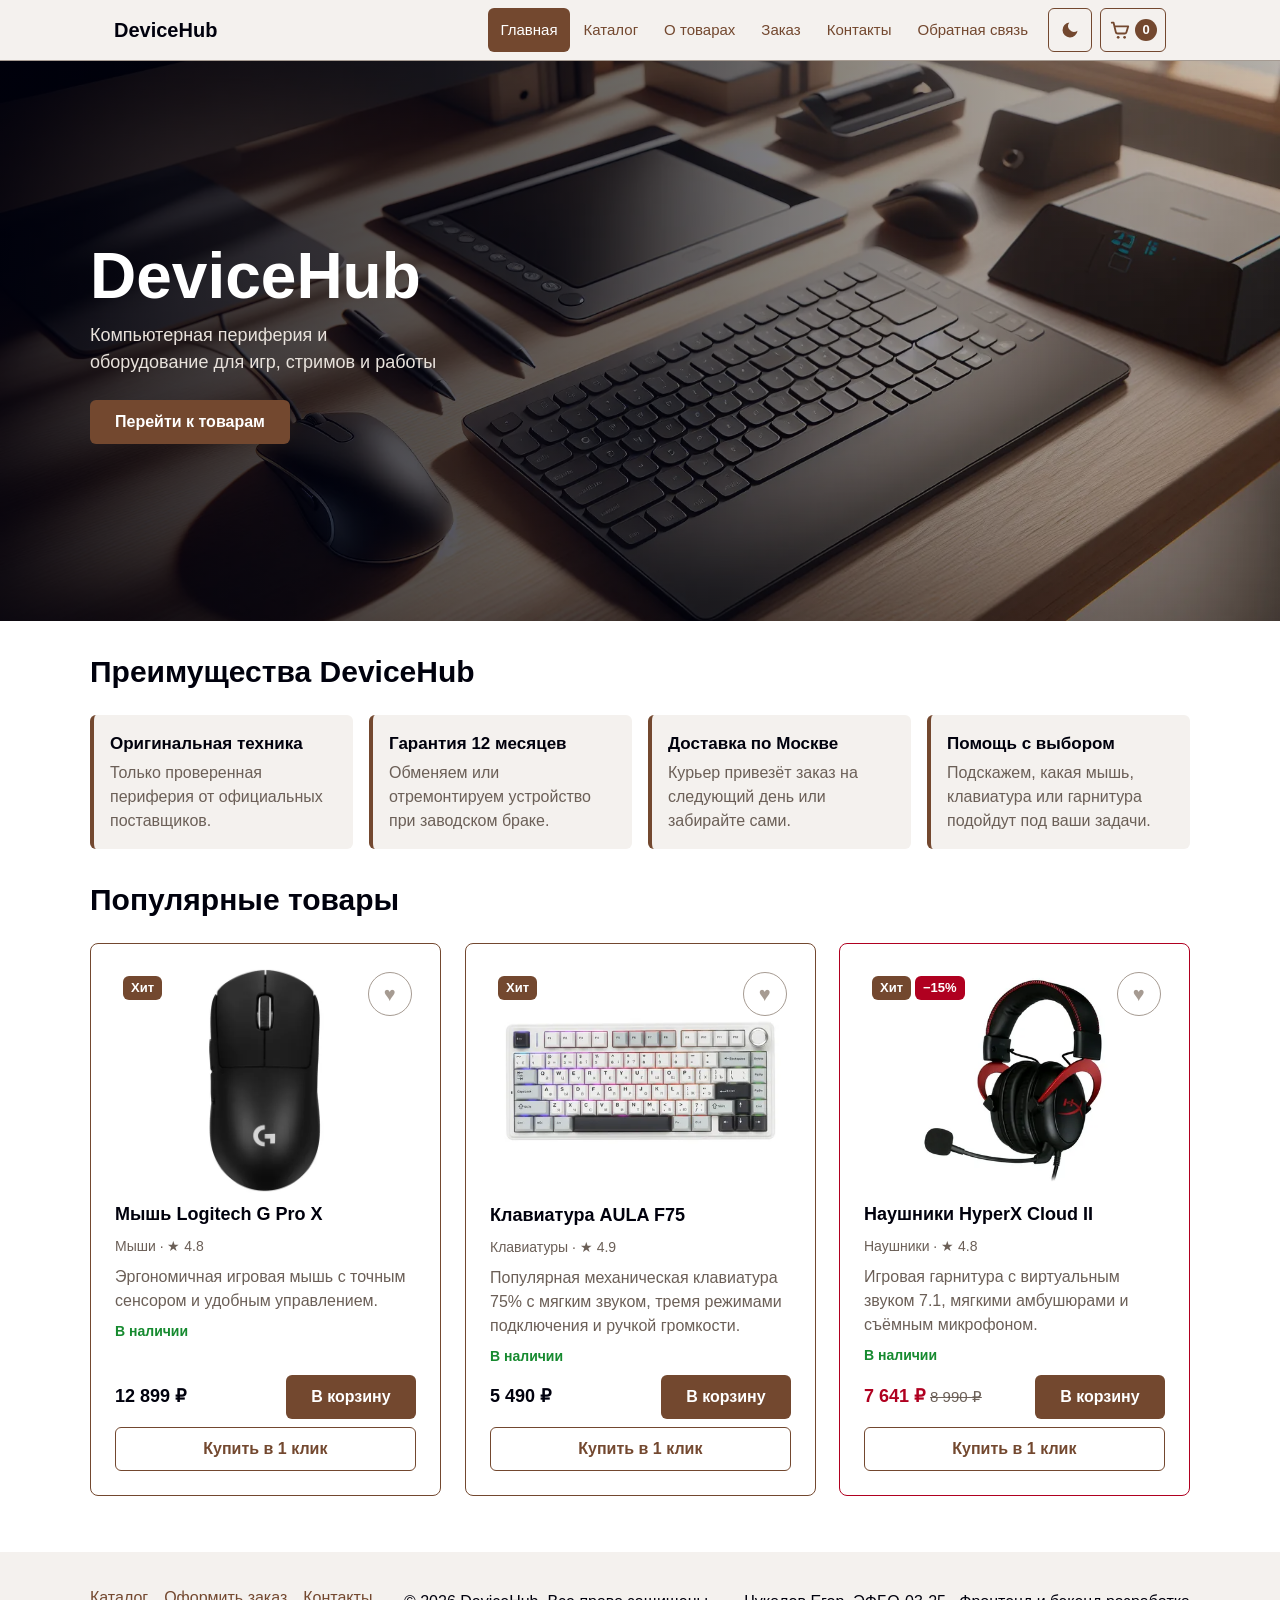
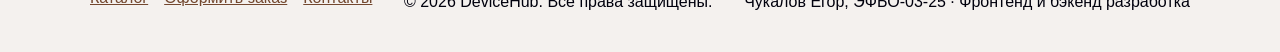
<file: index.html>
<!DOCTYPE html>
<html lang="ru">
<head>
  <meta charset="UTF-8">
  <meta name="viewport" content="width=device-width, initial-scale=1.0">
  <meta name="description" content="DeviceHub — интернет-магазин компьютерной периферии: мыши, клавиатуры, наушники и микрофоны с доставкой по Москве.">
  <meta name="color-scheme" content="light dark">
  <title>DeviceHub — компьютерная периферия</title>
  <link rel="stylesheet" href="css/style.css">
  <link rel="stylesheet" href="css/responsive.css">
  <script>
    document.documentElement.classList.add('js');
    // Тема применяется до отрисовки страницы, чтобы не было мигания
    try {
      const savedTheme = JSON.parse(localStorage.getItem('devicehub-theme'));
      if (savedTheme === 'dark' || savedTheme === 'light') {
        document.documentElement.dataset.theme = savedTheme;
      }
    } catch (error) {
      // localStorage недоступен — используется тема системы
    }
  </script>
  <script src="js/data.js" defer></script>
  <script src="js/storage.js" defer></script>
  <script src="js/utils.js" defer></script>
  <script src="js/favorites.js" defer></script>
  <script src="js/cart.js" defer></script>
  <script src="js/catalog.js" defer></script>
  <script src="js/validation.js" defer></script>
  <script src="js/modal.js" defer></script>
  <script src="js/main.js" defer></script>
</head>

<body>
  <a class="skip-link" href="#main">Перейти к основному содержимому</a>

  <header class="site-header">
    <div class="site-header__inner">
      <a class="site-header__logo" href="index.html">DeviceHub</a>

      <div class="site-header__actions">
        <button class="theme-toggle" type="button" aria-pressed="false" aria-label="Тёмная тема">
          <svg class="theme-toggle__icon" width="20" height="20" viewBox="0 0 24 24" aria-hidden="true" focusable="false">
            <path d="M21 12.8A9 9 0 1 1 11.2 3a7 7 0 0 0 9.8 9.8z" fill="currentColor"/>
          </svg>
        </button>
        <a class="header-cart" href="cart.html" aria-label="Корзина">
          <svg class="header-cart__icon" width="22" height="22" viewBox="0 0 24 24" aria-hidden="true" focusable="false">
            <path d="M3 4h2l2.4 10.2a2 2 0 0 0 2 1.6h7.7a2 2 0 0 0 1.9-1.4L21 8H6.2" fill="none" stroke="currentColor" stroke-width="2" stroke-linecap="round" stroke-linejoin="round"/>
            <circle cx="10" cy="20" r="1.5" fill="currentColor"/>
            <circle cx="17" cy="20" r="1.5" fill="currentColor"/>
          </svg>
          <span class="header-cart__text">Корзина</span>
          <span class="header-cart__count" data-cart-count>0</span>
        </a>
      </div>

      <button
        class="nav-toggle"
        type="button"
        aria-expanded="false"
        aria-controls="site-nav"
      >
        <span class="nav-toggle__icon" aria-hidden="true"></span>
        <span class="nav-toggle__text">Меню</span>
      </button>

      <nav class="site-nav" id="site-nav" aria-label="Основная навигация">
        <ul class="site-nav__list">
          <li class="site-nav__item">
            <a class="site-nav__link" href="index.html" aria-current="page">Главная</a>
          </li>
          <li class="site-nav__item">
            <a class="site-nav__link" href="catalog.html">Каталог</a>
          </li>
          <li class="site-nav__item">
            <a class="site-nav__link" href="product.html">О товарах</a>
          </li>
          <li class="site-nav__item">
            <a class="site-nav__link" href="order.html">Заказ</a>
          </li>
          <li class="site-nav__item">
            <a class="site-nav__link" href="contacts.html">Контакты</a>
          </li>
          <li class="site-nav__item">
            <a class="site-nav__link" href="contacts.html#feedback">Обратная связь</a>
          </li>
        </ul>
      </nav>
    </div>
  </header>

  <main id="main" tabindex="-1">
    <section class="hero" aria-labelledby="hero-title">
      <picture class="hero__media">
        <source media="(min-width: 1280px)" srcset="images/hero-1792.webp">
        <source media="(min-width: 768px)" srcset="images/hero-1280.webp">
        <img
          src="images/hero-768.webp"
          width="768"
          height="439"
          alt=""
          fetchpriority="high"
        >
      </picture>

      <div class="hero__inner">
        <h1 class="hero__title" id="hero-title">DeviceHub</h1>
        <p class="hero__text">Компьютерная периферия и оборудование для игр, стримов и работы</p>
        <a class="button button--primary hero__button" href="#popular">Перейти к товарам</a>
      </div>
    </section>

    <section class="section" id="advantages" aria-labelledby="advantages-title">
      <h2 id="advantages-title">Преимущества DeviceHub</h2>
      <ul class="advantages">
        <li class="advantages__item">
          <h3 class="advantages__title">Оригинальная техника</h3>
          <p class="advantages__text">Только проверенная периферия от официальных поставщиков.</p>
        </li>
        <li class="advantages__item">
          <h3 class="advantages__title">Гарантия 12 месяцев</h3>
          <p class="advantages__text">Обменяем или отремонтируем устройство при заводском браке.</p>
        </li>
        <li class="advantages__item">
          <h3 class="advantages__title">Доставка по Москве</h3>
          <p class="advantages__text">Курьер привезёт заказ на следующий день или забирайте сами.</p>
        </li>
        <li class="advantages__item">
          <h3 class="advantages__title">Помощь с выбором</h3>
          <p class="advantages__text">Подскажем, какая мышь, клавиатура или гарнитура подойдут под ваши задачи.</p>
        </li>
      </ul>
    </section>

    <section class="section" id="popular" aria-labelledby="popular-title">
      <h2 id="popular-title">Популярные товары</h2>
      <ul class="products-grid" data-popular-container></ul>
      <noscript>
        <p>Для вывода товаров включите JavaScript. Все товары есть в <a href="catalog.html">каталоге</a>.</p>
      </noscript>
    </section>

    <p class="success-message" id="success-message" role="status" hidden>
      Заявка успешно отправлена! Мы свяжемся с вами для подтверждения.
    </p>
  </main>

  <footer class="site-footer">
    <div class="site-footer__inner">
      <nav aria-label="Навигация в подвале">
        <ul class="site-footer__nav">
          <li><a href="catalog.html">Каталог</a></li>
          <li><a href="order.html">Оформить заказ</a></li>
          <li><a href="contacts.html">Контакты</a></li>
        </ul>
      </nav>
      <p>&copy; 2026 DeviceHub. Все права защищены.</p>
      <p>Чукалов Егор, ЭФБО-03-25 · Фронтенд и бэкенд разработка</p>
    </div>
  </footer>

  <dialog class="order-dialog" id="order-dialog" aria-labelledby="order-dialog-title">
    <div class="order-dialog__header">
      <h2 class="order-dialog__title" id="order-dialog-title">Оформление заявки</h2>
      <button class="order-dialog__close" type="button" data-close-dialog aria-label="Закрыть окно заявки">&times;</button>
    </div>
    <p class="order-dialog__product" id="order-dialog-product" aria-live="polite"></p>

    <form class="order-form" id="order-form" action="#" method="post" novalidate>
      <input id="selected-product" name="selected-product" type="hidden">
      <div class="order-form__grid">
        <div class="order-form__field">
          <label class="order-form__label" for="dlg-name">Имя <span class="order-form__required" aria-hidden="true">*</span></label>
          <input class="order-form__input" id="dlg-name" name="name" type="text" minlength="2" autocomplete="given-name" required>
        </div>
        <div class="order-form__field">
          <label class="order-form__label" for="dlg-email">E-mail <span class="order-form__required" aria-hidden="true">*</span></label>
          <input class="order-form__input" id="dlg-email" name="email" type="email" placeholder="example@mail.ru" autocomplete="email" required>
        </div>
        <div class="order-form__field">
          <label class="order-form__label" for="dlg-phone">Телефон <span class="order-form__required" aria-hidden="true">*</span></label>
          <input class="order-form__input" id="dlg-phone" name="phone" type="tel" inputmode="tel" placeholder="+7 (900) 000-00-00" pattern="^\+7 \(\d{3}\) \d{3}-\d{2}-\d{2}$" autocomplete="tel" aria-describedby="dlg-phone-hint" required>
          <small class="order-form__hint" id="dlg-phone-hint">Формат: +7 (900) 000-00-00</small>
        </div>
        <div class="order-form__field">
          <label class="order-form__label" for="dlg-date">Дата связи</label>
          <input class="order-form__input" id="dlg-date" name="date" type="date">
        </div>
        <div class="order-form__field order-form__field--wide">
          <label class="order-form__label" for="dlg-topic">Тема заявки <span class="order-form__required" aria-hidden="true">*</span></label>
          <select class="order-form__select" id="dlg-topic" name="topic" required>
            <option value="">Выберите тему</option>
            <option value="product">Заказ товара</option>
            <option value="consultation">Консультация</option>
            <option value="delivery">Доставка</option>
          </select>
        </div>
        <div class="order-form__field order-form__field--wide">
          <label class="order-form__label" for="dlg-comment">Комментарий</label>
          <textarea class="order-form__textarea" id="dlg-comment" name="comment" rows="4" placeholder="Укажите дополнительную информацию"></textarea>
        </div>
        <div class="order-form__field order-form__field--checkbox order-form__field--wide">
          <label class="order-form__label order-form__label--checkbox" for="dlg-agreement">
            <input class="order-form__checkbox" id="dlg-agreement" name="agreement" type="checkbox" required>
            <span>Я согласен на обработку персональных данных</span>
          </label>
        </div>
      </div>
      <div class="order-form__actions">
        <button class="button button--secondary" type="button" data-close-dialog>Закрыть</button>
        <button class="button button--primary" type="submit">Отправить заявку</button>
      </div>
    </form>
  </dialog>
</body>
</html>
</file>
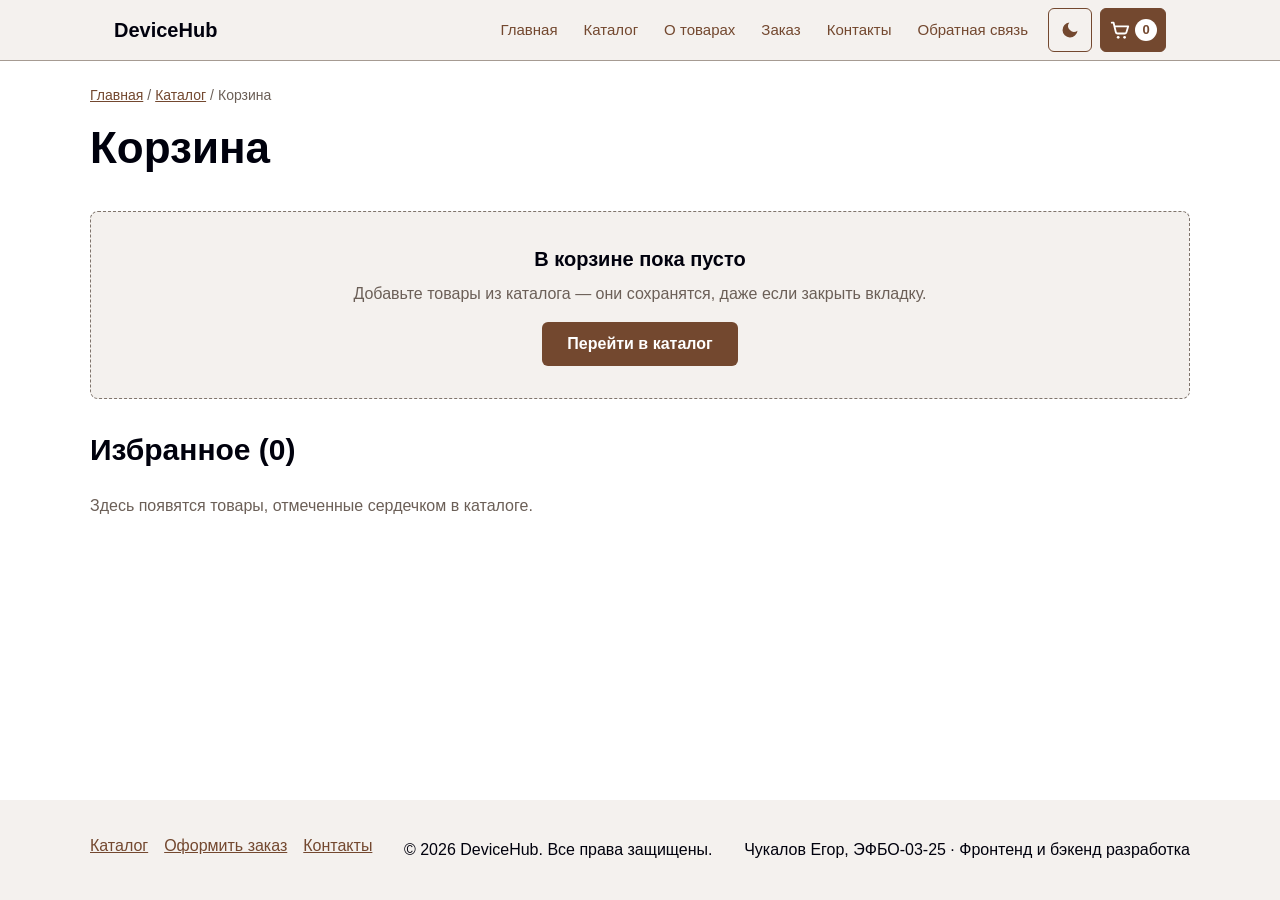
<file: cart.html>
<!DOCTYPE html>
<html lang="ru">
<head>
  <meta charset="UTF-8">
  <meta name="viewport" content="width=device-width, initial-scale=1.0">
  <meta name="description" content="Корзина интернет-магазина DeviceHub: выбранные товары, количество и сумма заказа.">
  <meta name="color-scheme" content="light dark">
  <title>Корзина — DeviceHub</title>
  <link rel="stylesheet" href="css/style.css">
  <link rel="stylesheet" href="css/responsive.css">
  <script>
    document.documentElement.classList.add('js');
    // Тема применяется до отрисовки страницы, чтобы не было мигания
    try {
      const savedTheme = JSON.parse(localStorage.getItem('devicehub-theme'));
      if (savedTheme === 'dark' || savedTheme === 'light') {
        document.documentElement.dataset.theme = savedTheme;
      }
    } catch (error) {
      // localStorage недоступен — используется тема системы
    }
  </script>
  <script src="js/data.js" defer></script>
  <script src="js/storage.js" defer></script>
  <script src="js/utils.js" defer></script>
  <script src="js/favorites.js" defer></script>
  <script src="js/cart.js" defer></script>
  <script src="js/catalog.js" defer></script>
  <script src="js/main.js" defer></script>
</head>

<body>
  <a class="skip-link" href="#main">Перейти к основному содержимому</a>

  <header class="site-header">
    <div class="site-header__inner">
      <a class="site-header__logo" href="index.html">DeviceHub</a>

      <div class="site-header__actions">
        <button class="theme-toggle" type="button" aria-pressed="false" aria-label="Тёмная тема">
          <svg class="theme-toggle__icon" width="20" height="20" viewBox="0 0 24 24" aria-hidden="true" focusable="false">
            <path d="M21 12.8A9 9 0 1 1 11.2 3a7 7 0 0 0 9.8 9.8z" fill="currentColor"/>
          </svg>
        </button>
        <a class="header-cart" href="cart.html" aria-label="Корзина" aria-current="page">
          <svg class="header-cart__icon" width="22" height="22" viewBox="0 0 24 24" aria-hidden="true" focusable="false">
            <path d="M3 4h2l2.4 10.2a2 2 0 0 0 2 1.6h7.7a2 2 0 0 0 1.9-1.4L21 8H6.2" fill="none" stroke="currentColor" stroke-width="2" stroke-linecap="round" stroke-linejoin="round"/>
            <circle cx="10" cy="20" r="1.5" fill="currentColor"/>
            <circle cx="17" cy="20" r="1.5" fill="currentColor"/>
          </svg>
          <span class="header-cart__text">Корзина</span>
          <span class="header-cart__count" data-cart-count>0</span>
        </a>
      </div>

      <button
        class="nav-toggle"
        type="button"
        aria-expanded="false"
        aria-controls="site-nav"
      >
        <span class="nav-toggle__icon" aria-hidden="true"></span>
        <span class="nav-toggle__text">Меню</span>
      </button>

      <nav class="site-nav" id="site-nav" aria-label="Основная навигация">
        <ul class="site-nav__list">
          <li class="site-nav__item">
            <a class="site-nav__link" href="index.html">Главная</a>
          </li>
          <li class="site-nav__item">
            <a class="site-nav__link" href="catalog.html">Каталог</a>
          </li>
          <li class="site-nav__item">
            <a class="site-nav__link" href="product.html">О товарах</a>
          </li>
          <li class="site-nav__item">
            <a class="site-nav__link" href="order.html">Заказ</a>
          </li>
          <li class="site-nav__item">
            <a class="site-nav__link" href="contacts.html">Контакты</a>
          </li>
          <li class="site-nav__item">
            <a class="site-nav__link" href="contacts.html#feedback">Обратная связь</a>
          </li>
        </ul>
      </nav>
    </div>
  </header>

  <main id="main" tabindex="-1">
    <nav class="breadcrumbs" aria-label="Хлебные крошки">
      <ol class="breadcrumbs__list">
        <li class="breadcrumbs__item"><a class="breadcrumbs__link" href="index.html">Главная</a></li>
        <li class="breadcrumbs__item"><a class="breadcrumbs__link" href="catalog.html">Каталог</a></li>
        <li class="breadcrumbs__item" aria-current="page">Корзина</li>
      </ol>
    </nav>

    <section class="section cart" aria-labelledby="cart-title">
      <h1 id="cart-title">Корзина</h1>

      <div class="cart-empty" hidden>
        <p class="cart-empty__title">В корзине пока пусто</p>
        <p class="cart-empty__text">Добавьте товары из каталога — они сохранятся, даже если закрыть вкладку.</p>
        <a class="button button--primary" href="catalog.html">Перейти в каталог</a>
      </div>

      <div class="cart-content" hidden>
        <ul class="cart-list" data-cart-list aria-label="Товары в корзине"></ul>

        <aside class="cart-summary" aria-labelledby="cart-summary-title">
          <h2 class="cart-summary__title" id="cart-summary-title">Ваш заказ</h2>
          <dl class="cart-summary__list">
            <div class="cart-summary__row">
              <dt>Товаров</dt>
              <dd data-cart-items-count>0</dd>
            </div>
            <div class="cart-summary__row">
              <dt>Сумма</dt>
              <dd data-cart-subtotal>0 ₽</dd>
            </div>
            <div class="cart-summary__row cart-summary__row--discount" data-cart-discount-row hidden>
              <dt>Скидка по промокоду</dt>
              <dd data-cart-discount>0 ₽</dd>
            </div>
            <div class="cart-summary__row cart-summary__row--total">
              <dt>Итого</dt>
              <dd data-cart-total>0 ₽</dd>
            </div>
          </dl>
          <form class="promo-form" data-promo-form action="#" novalidate>
            <label class="promo-form__label" for="promo-code">Промокод</label>
            <div class="promo-form__row">
              <input class="promo-form__input" id="promo-code" name="promo" type="text" autocomplete="off" placeholder="Введите код" aria-describedby="promo-message">
              <button class="button button--secondary promo-form__button" type="submit">Применить</button>
            </div>
            <p class="promo-form__message" id="promo-message" data-promo-message role="status"></p>
            <button class="promo-form__remove" type="button" data-action="remove-promo" hidden>Отменить промокод</button>
          </form>

          <a class="button button--primary cart-summary__button" href="order.html">Оформить заказ</a>
          <button class="button button--secondary cart-summary__button" type="button" data-action="clear-cart">Очистить корзину</button>
        </aside>
      </div>

      <noscript>
        <p>Для работы корзины включите JavaScript в браузере.</p>
      </noscript>
    </section>

    <section class="section favorites" id="favorites" aria-labelledby="favorites-title">
      <h2 id="favorites-title">Избранное (<span data-favorites-count>0</span>)</h2>
      <p class="favorites-empty" hidden>Здесь появятся товары, отмеченные сердечком в каталоге.</p>
      <ul class="products-grid" data-favorites-container></ul>
    </section>
  </main>

  <footer class="site-footer">
    <div class="site-footer__inner">
      <nav aria-label="Навигация в подвале">
        <ul class="site-footer__nav">
          <li><a href="catalog.html">Каталог</a></li>
          <li><a href="order.html">Оформить заказ</a></li>
          <li><a href="contacts.html">Контакты</a></li>
        </ul>
      </nav>
      <p>&copy; 2026 DeviceHub. Все права защищены.</p>
      <p>Чукалов Егор, ЭФБО-03-25 · Фронтенд и бэкенд разработка</p>
    </div>
  </footer>
</body>
</html>
</file>
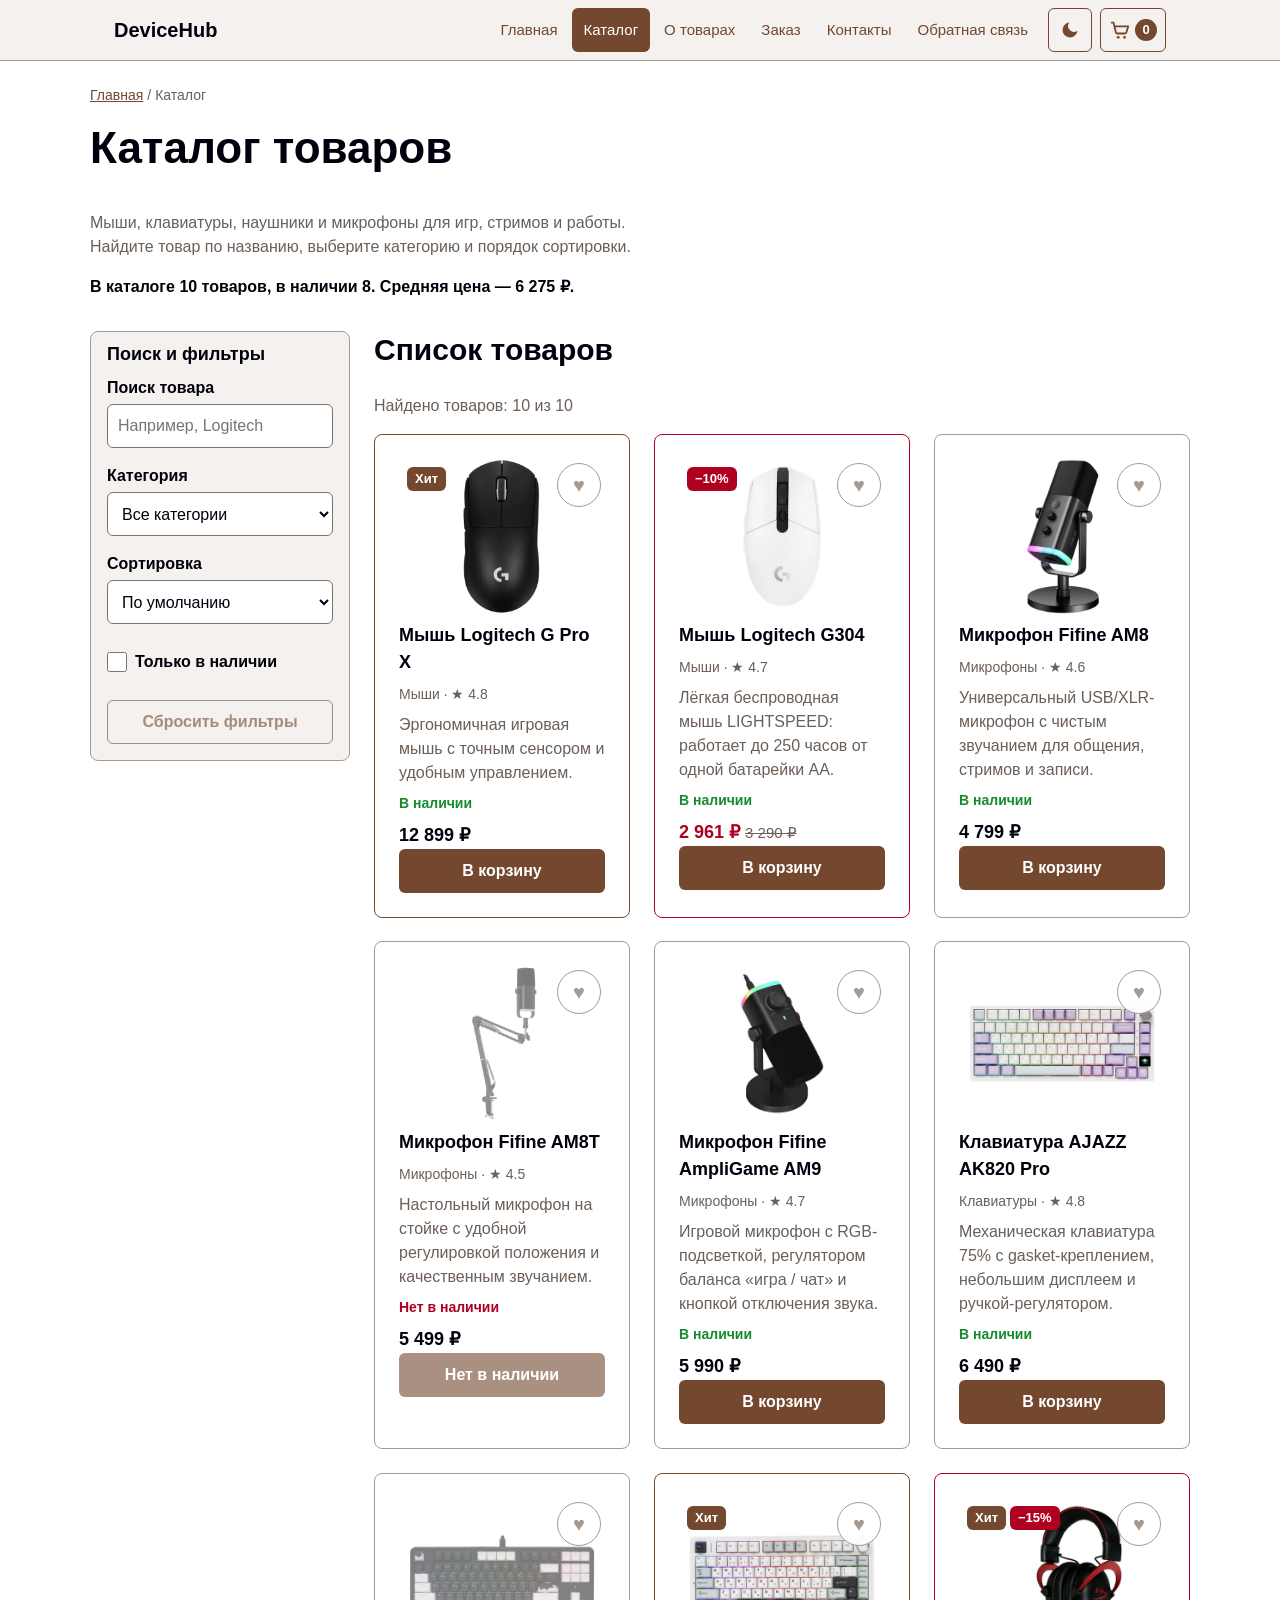
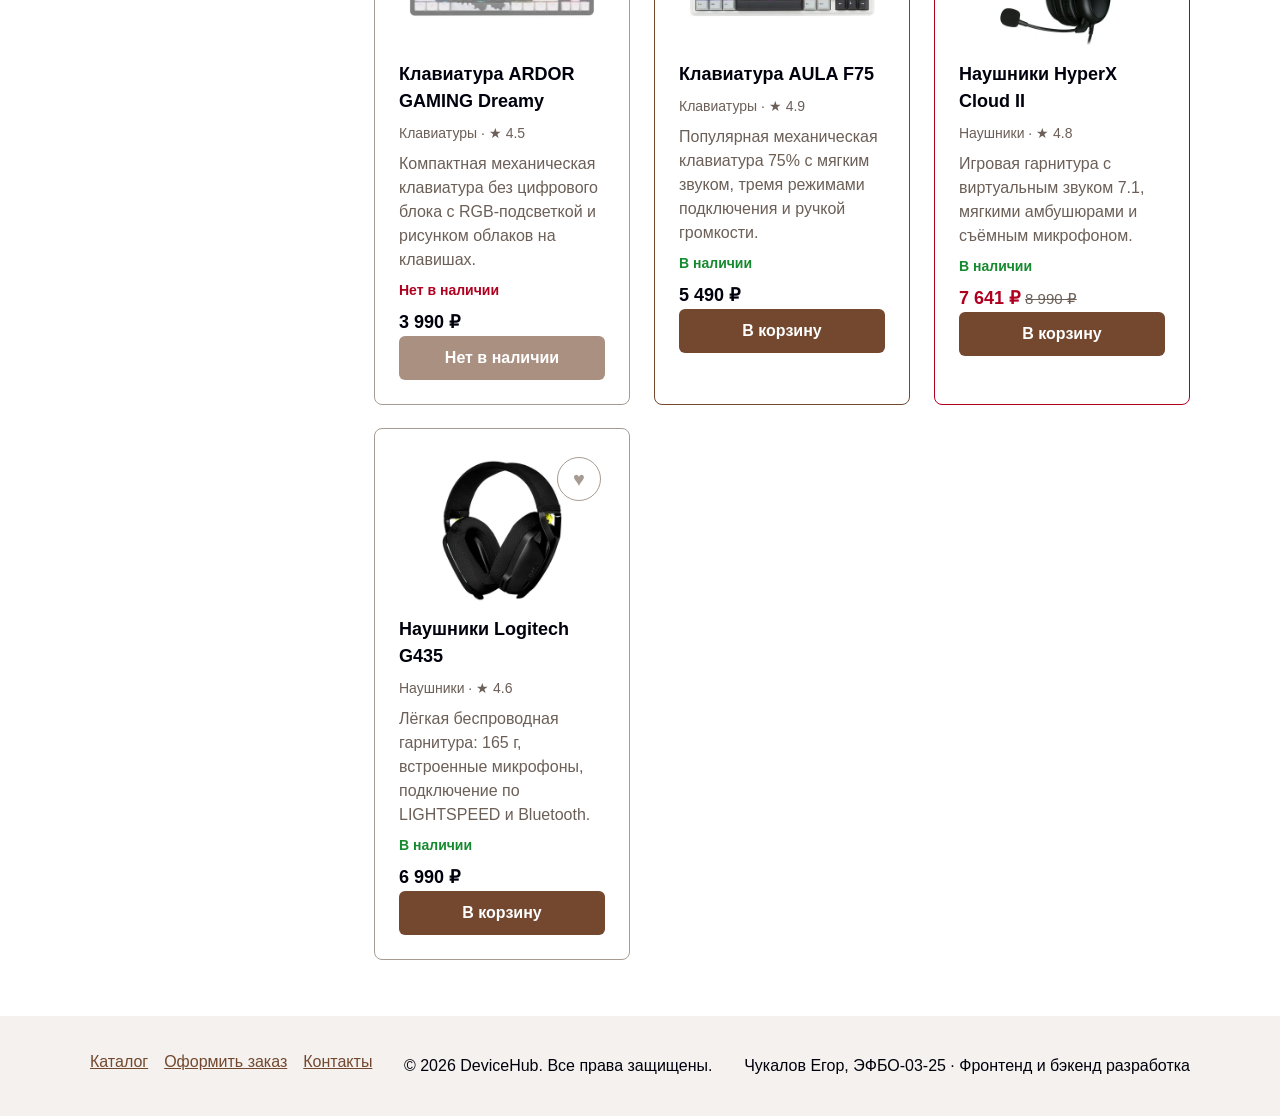
<file: catalog.html>
<!DOCTYPE html>
<html lang="ru">
<head>
  <meta charset="UTF-8">
  <meta name="viewport" content="width=device-width, initial-scale=1.0">
  <meta name="description" content="Каталог DeviceHub: мыши, клавиатуры, наушники и микрофоны с поиском, фильтром и сортировкой.">
  <meta name="color-scheme" content="light dark">
  <title>Каталог товаров — DeviceHub</title>
  <link rel="stylesheet" href="css/style.css">
  <link rel="stylesheet" href="css/responsive.css">
  <script>
    document.documentElement.classList.add('js');
    // Тема применяется до отрисовки страницы, чтобы не было мигания
    try {
      const savedTheme = JSON.parse(localStorage.getItem('devicehub-theme'));
      if (savedTheme === 'dark' || savedTheme === 'light') {
        document.documentElement.dataset.theme = savedTheme;
      }
    } catch (error) {
      // localStorage недоступен — используется тема системы
    }
  </script>
  <script src="js/data.js" defer></script>
  <script src="js/storage.js" defer></script>
  <script src="js/utils.js" defer></script>
  <script src="js/favorites.js" defer></script>
  <script src="js/cart.js" defer></script>
  <script src="js/catalog.js" defer></script>
  <script src="js/main.js" defer></script>
</head>

<body>
  <a class="skip-link" href="#main">Перейти к основному содержимому</a>

  <header class="site-header">
    <div class="site-header__inner">
      <a class="site-header__logo" href="index.html">DeviceHub</a>

      <div class="site-header__actions">
        <button class="theme-toggle" type="button" aria-pressed="false" aria-label="Тёмная тема">
          <svg class="theme-toggle__icon" width="20" height="20" viewBox="0 0 24 24" aria-hidden="true" focusable="false">
            <path d="M21 12.8A9 9 0 1 1 11.2 3a7 7 0 0 0 9.8 9.8z" fill="currentColor"/>
          </svg>
        </button>
        <a class="header-cart" href="cart.html" aria-label="Корзина">
          <svg class="header-cart__icon" width="22" height="22" viewBox="0 0 24 24" aria-hidden="true" focusable="false">
            <path d="M3 4h2l2.4 10.2a2 2 0 0 0 2 1.6h7.7a2 2 0 0 0 1.9-1.4L21 8H6.2" fill="none" stroke="currentColor" stroke-width="2" stroke-linecap="round" stroke-linejoin="round"/>
            <circle cx="10" cy="20" r="1.5" fill="currentColor"/>
            <circle cx="17" cy="20" r="1.5" fill="currentColor"/>
          </svg>
          <span class="header-cart__text">Корзина</span>
          <span class="header-cart__count" data-cart-count>0</span>
        </a>
      </div>

      <button
        class="nav-toggle"
        type="button"
        aria-expanded="false"
        aria-controls="site-nav"
      >
        <span class="nav-toggle__icon" aria-hidden="true"></span>
        <span class="nav-toggle__text">Меню</span>
      </button>

      <nav class="site-nav" id="site-nav" aria-label="Основная навигация">
        <ul class="site-nav__list">
          <li class="site-nav__item">
            <a class="site-nav__link" href="index.html">Главная</a>
          </li>
          <li class="site-nav__item">
            <a class="site-nav__link" href="catalog.html" aria-current="page">Каталог</a>
          </li>
          <li class="site-nav__item">
            <a class="site-nav__link" href="product.html">О товарах</a>
          </li>
          <li class="site-nav__item">
            <a class="site-nav__link" href="order.html">Заказ</a>
          </li>
          <li class="site-nav__item">
            <a class="site-nav__link" href="contacts.html">Контакты</a>
          </li>
          <li class="site-nav__item">
            <a class="site-nav__link" href="contacts.html#feedback">Обратная связь</a>
          </li>
        </ul>
      </nav>
    </div>
  </header>

  <main id="main" tabindex="-1">
    <nav class="breadcrumbs" aria-label="Хлебные крошки">
      <ol class="breadcrumbs__list">
        <li class="breadcrumbs__item"><a class="breadcrumbs__link" href="index.html">Главная</a></li>
        <li class="breadcrumbs__item" aria-current="page">Каталог</li>
      </ol>
    </nav>

    <section class="section">
      <h1>Каталог товаров</h1>
      <p class="section__lead">Мыши, клавиатуры, наушники и микрофоны для игр, стримов и работы. Найдите товар по названию, выберите категорию и порядок сортировки.</p>
      <p class="catalog-summary"></p>
    </section>

    <div class="catalog-layout">
      <details class="catalog-filters" id="catalog-filters" open>
        <summary class="catalog-filters__summary">Поиск и фильтры</summary>

        <div class="catalog-filters__body">
          <form class="filters-form catalog-controls" id="catalog-controls" action="#" role="search" aria-label="Поиск и фильтр товаров">
            <div class="catalog-controls__group">
              <label class="catalog-controls__label" for="catalog-search">Поиск товара</label>
              <input
                class="catalog-controls__input"
                id="catalog-search"
                name="query"
                type="search"
                placeholder="Например, Logitech"
                autocomplete="off"
              >
            </div>

            <div class="catalog-controls__group">
              <label class="catalog-controls__label" for="category-filter">Категория</label>
              <select class="catalog-controls__select" id="category-filter" name="category">
                <option value="all">Все категории</option>
                <option value="mouse">Мыши</option>
                <option value="keyboard">Клавиатуры</option>
                <option value="headphones">Наушники</option>
                <option value="microphone">Микрофоны</option>
              </select>
            </div>

            <div class="catalog-controls__group">
              <label class="catalog-controls__label" for="sort-select">Сортировка</label>
              <select class="catalog-controls__select" id="sort-select" name="sort">
                <option value="default">По умолчанию</option>
                <option value="price-asc">Сначала дешевле</option>
                <option value="price-desc">Сначала дороже</option>
                <option value="title-asc">По названию А–Я</option>
                <option value="rating-desc">По рейтингу</option>
              </select>
            </div>

            <label class="catalog-controls__check" for="available-filter">
              <input id="available-filter" name="available" type="checkbox">
              <span>Только в наличии</span>
            </label>

            <button class="button button--secondary catalog-controls__reset" type="button" data-action="reset-filters">Сбросить фильтры</button>
          </form>
        </div>
      </details>

      <section class="catalog-products" aria-labelledby="catalog-list-title">
        <h2 id="catalog-list-title">Список товаров</h2>
        <p class="catalog-count" aria-live="polite"></p>
        <div class="catalog-empty" hidden>
          <p class="catalog-empty__text">По выбранным условиям товары не найдены.</p>
          <p class="catalog-empty__hint" data-empty-hint></p>
          <ul class="catalog-empty__suggestions" data-empty-suggestions aria-label="Популярные запросы"></ul>
          <button class="button button--primary" type="button" data-action="reset-filters">Сбросить фильтры</button>
        </div>
        <ul class="products-grid" data-products-container></ul>
        <noscript>
          <p class="catalog-empty__text">Для работы каталога включите JavaScript в браузере.</p>
        </noscript>
      </section>
    </div>
  </main>

  <footer class="site-footer">
    <div class="site-footer__inner">
      <nav aria-label="Навигация в подвале">
        <ul class="site-footer__nav">
          <li><a href="catalog.html">Каталог</a></li>
          <li><a href="order.html">Оформить заказ</a></li>
          <li><a href="contacts.html">Контакты</a></li>
        </ul>
      </nav>
      <p>&copy; 2026 DeviceHub. Все права защищены.</p>
      <p>Чукалов Егор, ЭФБО-03-25 · Фронтенд и бэкенд разработка</p>
    </div>
  </footer>
</body>
</html>
</file>
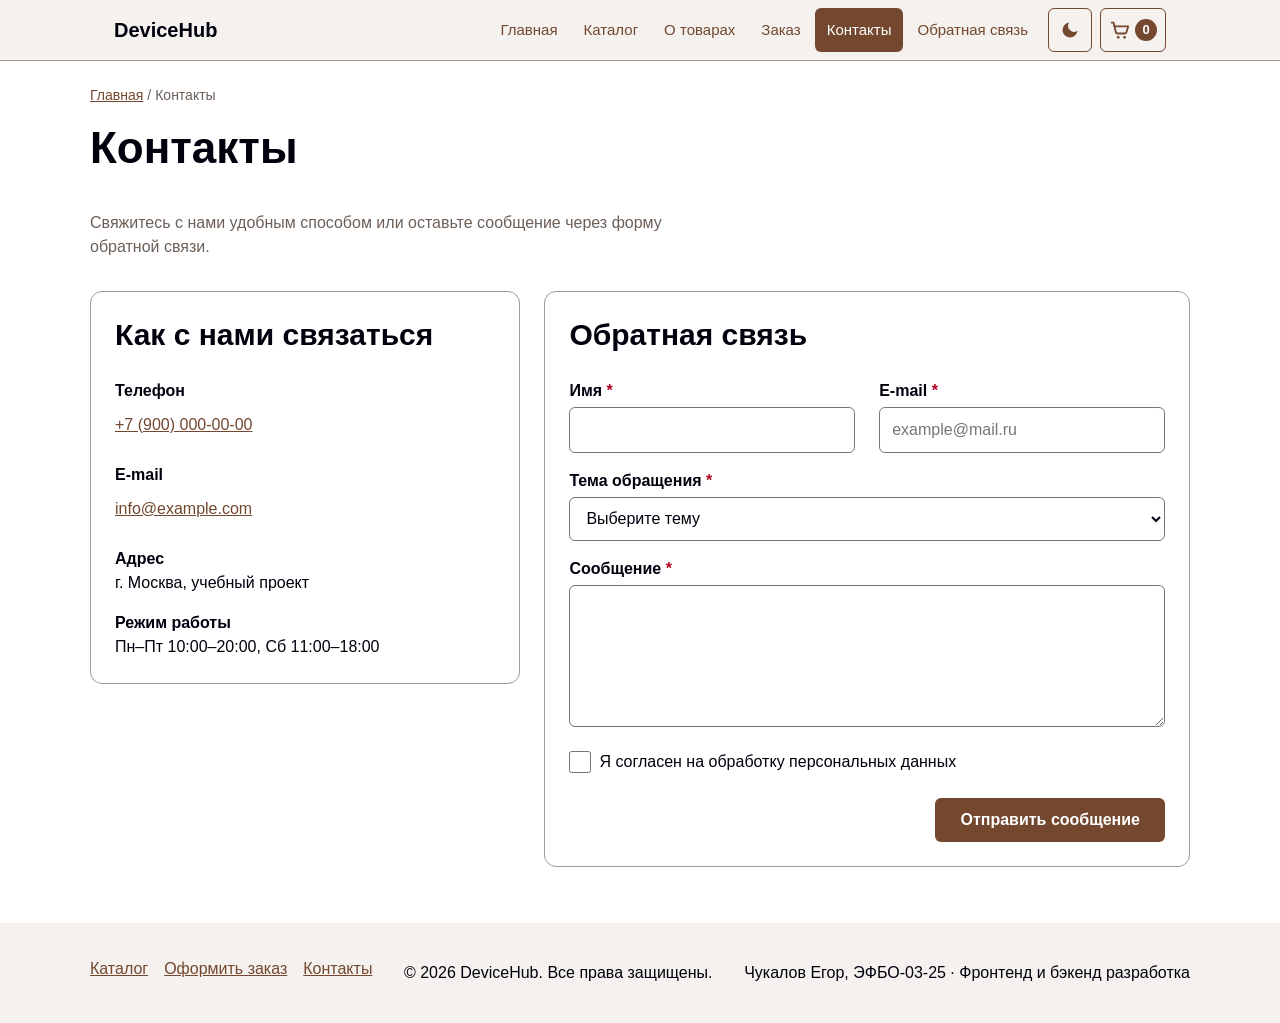
<file: contacts.html>
<!DOCTYPE html>
<html lang="ru">
<head>
  <meta charset="UTF-8">
  <meta name="viewport" content="width=device-width, initial-scale=1.0">
  <meta name="description" content="Контакты интернет-магазина DeviceHub и форма обратной связи.">
  <meta name="color-scheme" content="light dark">
  <title>Контакты — DeviceHub</title>
  <link rel="stylesheet" href="css/style.css">
  <link rel="stylesheet" href="css/responsive.css">
  <script>
    document.documentElement.classList.add('js');
    // Тема применяется до отрисовки страницы, чтобы не было мигания
    try {
      const savedTheme = JSON.parse(localStorage.getItem('devicehub-theme'));
      if (savedTheme === 'dark' || savedTheme === 'light') {
        document.documentElement.dataset.theme = savedTheme;
      }
    } catch (error) {
      // localStorage недоступен — используется тема системы
    }
  </script>
  <script src="js/data.js" defer></script>
  <script src="js/storage.js" defer></script>
  <script src="js/utils.js" defer></script>
  <script src="js/cart.js" defer></script>
  <script src="js/validation.js" defer></script>
  <script src="js/main.js" defer></script>
</head>

<body>
  <a class="skip-link" href="#main">Перейти к основному содержимому</a>

  <header class="site-header">
    <div class="site-header__inner">
      <a class="site-header__logo" href="index.html">DeviceHub</a>

      <div class="site-header__actions">
        <button class="theme-toggle" type="button" aria-pressed="false" aria-label="Тёмная тема">
          <svg class="theme-toggle__icon" width="20" height="20" viewBox="0 0 24 24" aria-hidden="true" focusable="false">
            <path d="M21 12.8A9 9 0 1 1 11.2 3a7 7 0 0 0 9.8 9.8z" fill="currentColor"/>
          </svg>
        </button>
        <a class="header-cart" href="cart.html" aria-label="Корзина">
          <svg class="header-cart__icon" width="22" height="22" viewBox="0 0 24 24" aria-hidden="true" focusable="false">
            <path d="M3 4h2l2.4 10.2a2 2 0 0 0 2 1.6h7.7a2 2 0 0 0 1.9-1.4L21 8H6.2" fill="none" stroke="currentColor" stroke-width="2" stroke-linecap="round" stroke-linejoin="round"/>
            <circle cx="10" cy="20" r="1.5" fill="currentColor"/>
            <circle cx="17" cy="20" r="1.5" fill="currentColor"/>
          </svg>
          <span class="header-cart__text">Корзина</span>
          <span class="header-cart__count" data-cart-count>0</span>
        </a>
      </div>

      <button
        class="nav-toggle"
        type="button"
        aria-expanded="false"
        aria-controls="site-nav"
      >
        <span class="nav-toggle__icon" aria-hidden="true"></span>
        <span class="nav-toggle__text">Меню</span>
      </button>

      <nav class="site-nav" id="site-nav" aria-label="Основная навигация">
        <ul class="site-nav__list">
          <li class="site-nav__item">
            <a class="site-nav__link" href="index.html">Главная</a>
          </li>
          <li class="site-nav__item">
            <a class="site-nav__link" href="catalog.html">Каталог</a>
          </li>
          <li class="site-nav__item">
            <a class="site-nav__link" href="product.html">О товарах</a>
          </li>
          <li class="site-nav__item">
            <a class="site-nav__link" href="order.html">Заказ</a>
          </li>
          <li class="site-nav__item">
            <a class="site-nav__link" href="contacts.html" aria-current="page">Контакты</a>
          </li>
          <li class="site-nav__item">
            <a class="site-nav__link" href="contacts.html#feedback">Обратная связь</a>
          </li>
        </ul>
      </nav>
    </div>
  </header>

  <main id="main" tabindex="-1">
    <nav class="breadcrumbs" aria-label="Хлебные крошки">
      <ol class="breadcrumbs__list">
        <li class="breadcrumbs__item"><a class="breadcrumbs__link" href="index.html">Главная</a></li>
        <li class="breadcrumbs__item" aria-current="page">Контакты</li>
      </ol>
    </nav>

    <section class="section">
      <h1>Контакты</h1>
      <p class="section__lead">Свяжитесь с нами удобным способом или оставьте сообщение через форму обратной связи.</p>
    </section>

    <div class="contacts-layout">
      <section class="contacts-card" aria-labelledby="contacts-info-title">
        <h2 id="contacts-info-title">Как с нами связаться</h2>
        <dl class="contacts-list">
          <div>
            <dt class="contacts-list__term">Телефон</dt>
            <dd class="contacts-list__value"><a href="tel:+79000000000">+7 (900) 000-00-00</a></dd>
          </div>
          <div>
            <dt class="contacts-list__term">E-mail</dt>
            <dd class="contacts-list__value"><a href="mailto:info@example.com">info@example.com</a></dd>
          </div>
          <div>
            <dt class="contacts-list__term">Адрес</dt>
            <dd class="contacts-list__value">г. Москва, учебный проект</dd>
          </div>
          <div>
            <dt class="contacts-list__term">Режим работы</dt>
            <dd class="contacts-list__value">Пн–Пт 10:00–20:00, Сб 11:00–18:00</dd>
          </div>
        </dl>
      </section>

      <section class="contacts-card" id="feedback" aria-labelledby="feedback-title">
        <h2 id="feedback-title">Обратная связь</h2>
        <form class="order-form" id="feedback-form" action="#" method="post" novalidate>
          <div class="order-form__grid">
        <div class="order-form__field">
          <label class="order-form__label" for="fb-name">Имя <span class="order-form__required" aria-hidden="true">*</span></label>
          <input class="order-form__input" id="fb-name" name="name" type="text" minlength="2" autocomplete="name" required>
        </div>
        <div class="order-form__field">
          <label class="order-form__label" for="fb-email">E-mail <span class="order-form__required" aria-hidden="true">*</span></label>
          <input class="order-form__input" id="fb-email" name="email" type="email" placeholder="example@mail.ru" autocomplete="email" required>
        </div>
        <div class="order-form__field order-form__field--wide">
          <label class="order-form__label" for="fb-subject">Тема обращения <span class="order-form__required" aria-hidden="true">*</span></label>
          <select class="order-form__select" id="fb-subject" name="subject" required>
            <option value="">Выберите тему</option>
            <option value="question">Вопрос о товаре</option>
            <option value="order">Статус заказа</option>
            <option value="warranty">Гарантия и возврат</option>
            <option value="other">Другое</option>
          </select>
        </div>
        <div class="order-form__field order-form__field--wide">
          <label class="order-form__label" for="fb-message">Сообщение <span class="order-form__required" aria-hidden="true">*</span></label>
          <textarea class="order-form__textarea" id="fb-message" name="message" rows="5" minlength="10" required></textarea>
        </div>
          </div>
          <div class="order-form__field order-form__field--checkbox">
            <label class="order-form__label order-form__label--checkbox" for="fb-agreement">
              <input class="order-form__checkbox" id="fb-agreement" name="agreement" type="checkbox" required>
              <span>Я согласен на обработку персональных данных</span>
            </label>
          </div>
          <div class="order-form__actions">
            <button class="button button--primary" type="submit">Отправить сообщение</button>
          </div>
        </form>
        <p class="success-message" id="feedback-success" role="status" tabindex="-1" hidden>
          Сообщение отправлено! Мы ответим в течение рабочего дня.
        </p>
      </section>
    </div>
  </main>

  <footer class="site-footer">
    <div class="site-footer__inner">
      <nav aria-label="Навигация в подвале">
        <ul class="site-footer__nav">
          <li><a href="catalog.html">Каталог</a></li>
          <li><a href="order.html">Оформить заказ</a></li>
          <li><a href="contacts.html">Контакты</a></li>
        </ul>
      </nav>
      <p>&copy; 2026 DeviceHub. Все права защищены.</p>
      <p>Чукалов Егор, ЭФБО-03-25 · Фронтенд и бэкенд разработка</p>
    </div>
  </footer>
</body>
</html>
</file>
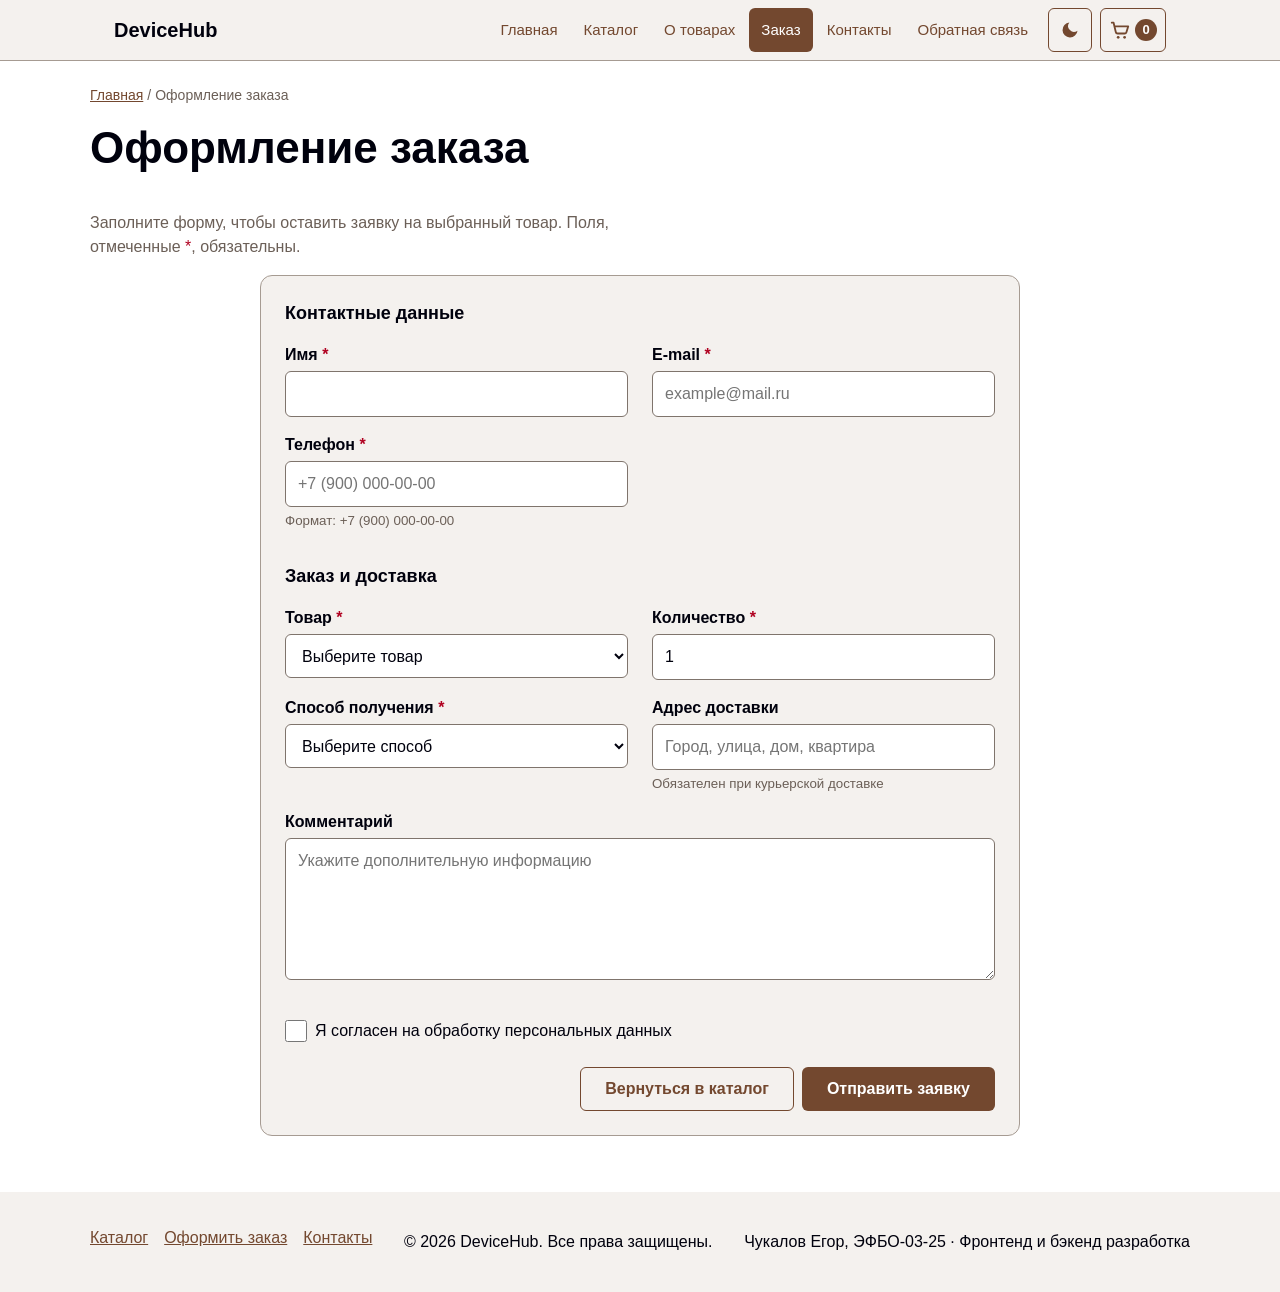
<file: order.html>
<!DOCTYPE html>
<html lang="ru">
<head>
  <meta charset="UTF-8">
  <meta name="viewport" content="width=device-width, initial-scale=1.0">
  <meta name="description" content="Оформление заявки на покупку товаров DeviceHub.">
  <meta name="color-scheme" content="light dark">
  <title>Оформление заказа — DeviceHub</title>
  <link rel="stylesheet" href="css/style.css">
  <link rel="stylesheet" href="css/responsive.css">
  <script>
    document.documentElement.classList.add('js');
    // Тема применяется до отрисовки страницы, чтобы не было мигания
    try {
      const savedTheme = JSON.parse(localStorage.getItem('devicehub-theme'));
      if (savedTheme === 'dark' || savedTheme === 'light') {
        document.documentElement.dataset.theme = savedTheme;
      }
    } catch (error) {
      // localStorage недоступен — используется тема системы
    }
  </script>
  <script src="js/data.js" defer></script>
  <script src="js/storage.js" defer></script>
  <script src="js/utils.js" defer></script>
  <script src="js/cart.js" defer></script>
  <script src="js/validation.js" defer></script>
  <script src="js/order.js" defer></script>
  <script src="js/main.js" defer></script>
</head>

<body>
  <a class="skip-link" href="#main">Перейти к основному содержимому</a>

  <header class="site-header">
    <div class="site-header__inner">
      <a class="site-header__logo" href="index.html">DeviceHub</a>

      <div class="site-header__actions">
        <button class="theme-toggle" type="button" aria-pressed="false" aria-label="Тёмная тема">
          <svg class="theme-toggle__icon" width="20" height="20" viewBox="0 0 24 24" aria-hidden="true" focusable="false">
            <path d="M21 12.8A9 9 0 1 1 11.2 3a7 7 0 0 0 9.8 9.8z" fill="currentColor"/>
          </svg>
        </button>
        <a class="header-cart" href="cart.html" aria-label="Корзина">
          <svg class="header-cart__icon" width="22" height="22" viewBox="0 0 24 24" aria-hidden="true" focusable="false">
            <path d="M3 4h2l2.4 10.2a2 2 0 0 0 2 1.6h7.7a2 2 0 0 0 1.9-1.4L21 8H6.2" fill="none" stroke="currentColor" stroke-width="2" stroke-linecap="round" stroke-linejoin="round"/>
            <circle cx="10" cy="20" r="1.5" fill="currentColor"/>
            <circle cx="17" cy="20" r="1.5" fill="currentColor"/>
          </svg>
          <span class="header-cart__text">Корзина</span>
          <span class="header-cart__count" data-cart-count>0</span>
        </a>
      </div>

      <button
        class="nav-toggle"
        type="button"
        aria-expanded="false"
        aria-controls="site-nav"
      >
        <span class="nav-toggle__icon" aria-hidden="true"></span>
        <span class="nav-toggle__text">Меню</span>
      </button>

      <nav class="site-nav" id="site-nav" aria-label="Основная навигация">
        <ul class="site-nav__list">
          <li class="site-nav__item">
            <a class="site-nav__link" href="index.html">Главная</a>
          </li>
          <li class="site-nav__item">
            <a class="site-nav__link" href="catalog.html">Каталог</a>
          </li>
          <li class="site-nav__item">
            <a class="site-nav__link" href="product.html">О товарах</a>
          </li>
          <li class="site-nav__item">
            <a class="site-nav__link" href="order.html" aria-current="page">Заказ</a>
          </li>
          <li class="site-nav__item">
            <a class="site-nav__link" href="contacts.html">Контакты</a>
          </li>
          <li class="site-nav__item">
            <a class="site-nav__link" href="contacts.html#feedback">Обратная связь</a>
          </li>
        </ul>
      </nav>
    </div>
  </header>

  <main id="main" tabindex="-1">
    <nav class="breadcrumbs" aria-label="Хлебные крошки">
      <ol class="breadcrumbs__list">
        <li class="breadcrumbs__item"><a class="breadcrumbs__link" href="index.html">Главная</a></li>
        <li class="breadcrumbs__item" aria-current="page">Оформление заказа</li>
      </ol>
    </nav>

    <section class="section" aria-labelledby="order-title">
      <h1 id="order-title">Оформление заказа</h1>
      <p class="section__lead">Заполните форму, чтобы оставить заявку на выбранный товар. Поля, отмеченные <span class="order-form__required" aria-hidden="true">*</span><span class="visually-hidden">звёздочкой</span>, обязательны.</p>

      <form class="order-form order-form--page" id="order-page-form" action="#" method="post" novalidate>
        <fieldset class="order-form__fieldset">
          <legend class="order-form__legend">Контактные данные</legend>
          <div class="order-form__grid">
        <div class="order-form__field">
          <label class="order-form__label" for="order-name">Имя <span class="order-form__required" aria-hidden="true">*</span></label>
          <input class="order-form__input" id="order-name" name="name" type="text" minlength="2" autocomplete="given-name" required>
        </div>
        <div class="order-form__field">
          <label class="order-form__label" for="order-email">E-mail <span class="order-form__required" aria-hidden="true">*</span></label>
          <input class="order-form__input" id="order-email" name="email" type="email" placeholder="example@mail.ru" autocomplete="email" required>
        </div>
        <div class="order-form__field">
          <label class="order-form__label" for="order-phone">Телефон <span class="order-form__required" aria-hidden="true">*</span></label>
          <input class="order-form__input" id="order-phone" name="phone" type="tel" inputmode="tel" placeholder="+7 (900) 000-00-00" pattern="^\+7 \(\d{3}\) \d{3}-\d{2}-\d{2}$" autocomplete="tel" aria-describedby="order-phone-hint" required>
          <small class="order-form__hint" id="order-phone-hint">Формат: +7 (900) 000-00-00</small>
        </div>
          </div>
        </fieldset>

        <fieldset class="order-form__fieldset">
          <legend class="order-form__legend">Заказ и доставка</legend>
          <div class="order-form__grid">
        <div class="order-cart order-form__field--wide" data-order-cart hidden>
          <p class="order-cart__title">Товары из корзины</p>
          <ul class="order-cart__list" data-order-cart-list></ul>
          <p class="order-cart__total" data-order-cart-total></p>
          <a class="order-cart__link" href="cart.html">Изменить корзину</a>
        </div>
        <div class="order-form__field" data-single-product>
          <label class="order-form__label" for="order-product">Товар <span class="order-form__required" aria-hidden="true">*</span></label>
          <select class="order-form__select" id="order-product" name="product" required>
            <option value="">Выберите товар</option>
          </select>
        </div>
        <div class="order-form__field" data-single-product>
          <label class="order-form__label" for="order-quantity">Количество <span class="order-form__required" aria-hidden="true">*</span></label>
          <input class="order-form__input" id="order-quantity" name="quantity" type="number" min="1" max="10" value="1" inputmode="numeric" required>
        </div>
        <div class="order-form__field">
          <label class="order-form__label" for="order-delivery">Способ получения <span class="order-form__required" aria-hidden="true">*</span></label>
          <select class="order-form__select" id="order-delivery" name="delivery" required>
            <option value="">Выберите способ</option>
            <option value="pickup">Самовывоз</option>
            <option value="courier">Курьерская доставка</option>
          </select>
        </div>
        <div class="order-form__field">
          <label class="order-form__label" for="order-address">Адрес доставки</label>
          <input class="order-form__input" id="order-address" name="address" type="text" placeholder="Город, улица, дом, квартира" autocomplete="street-address" aria-describedby="order-address-hint">
          <small class="order-form__hint" id="order-address-hint">Обязателен при курьерской доставке</small>
        </div>
        <div class="order-form__field order-form__field--wide">
          <label class="order-form__label" for="order-comment">Комментарий</label>
          <textarea class="order-form__textarea" id="order-comment" name="comment" rows="5" placeholder="Укажите дополнительную информацию"></textarea>
        </div>
          </div>
        </fieldset>

        <div class="order-form__field order-form__field--checkbox">
          <label class="order-form__label order-form__label--checkbox" for="order-agreement">
            <input class="order-form__checkbox" id="order-agreement" name="agreement" type="checkbox" required>
            <span>Я согласен на обработку персональных данных</span>
          </label>
        </div>

        <div class="order-form__actions">
          <a class="button button--secondary" href="catalog.html">Вернуться в каталог</a>
          <button class="button button--primary" type="submit">Отправить заявку</button>
        </div>
      </form>

      <div class="success-message" id="order-success" role="status" tabindex="-1" hidden>
        <h2>Заявка успешно отправлена!</h2>
        <p data-order-success-text>Спасибо за заказ. Мы свяжемся с вами для подтверждения.</p>
        <a class="button button--primary" href="index.html">Вернуться на главную</a>
      </div>
    </section>
  </main>

  <footer class="site-footer">
    <div class="site-footer__inner">
      <nav aria-label="Навигация в подвале">
        <ul class="site-footer__nav">
          <li><a href="catalog.html">Каталог</a></li>
          <li><a href="order.html">Оформить заказ</a></li>
          <li><a href="contacts.html">Контакты</a></li>
        </ul>
      </nav>
      <p>&copy; 2026 DeviceHub. Все права защищены.</p>
      <p>Чукалов Егор, ЭФБО-03-25 · Фронтенд и бэкенд разработка</p>
    </div>
  </footer>
</body>
</html>
</file>
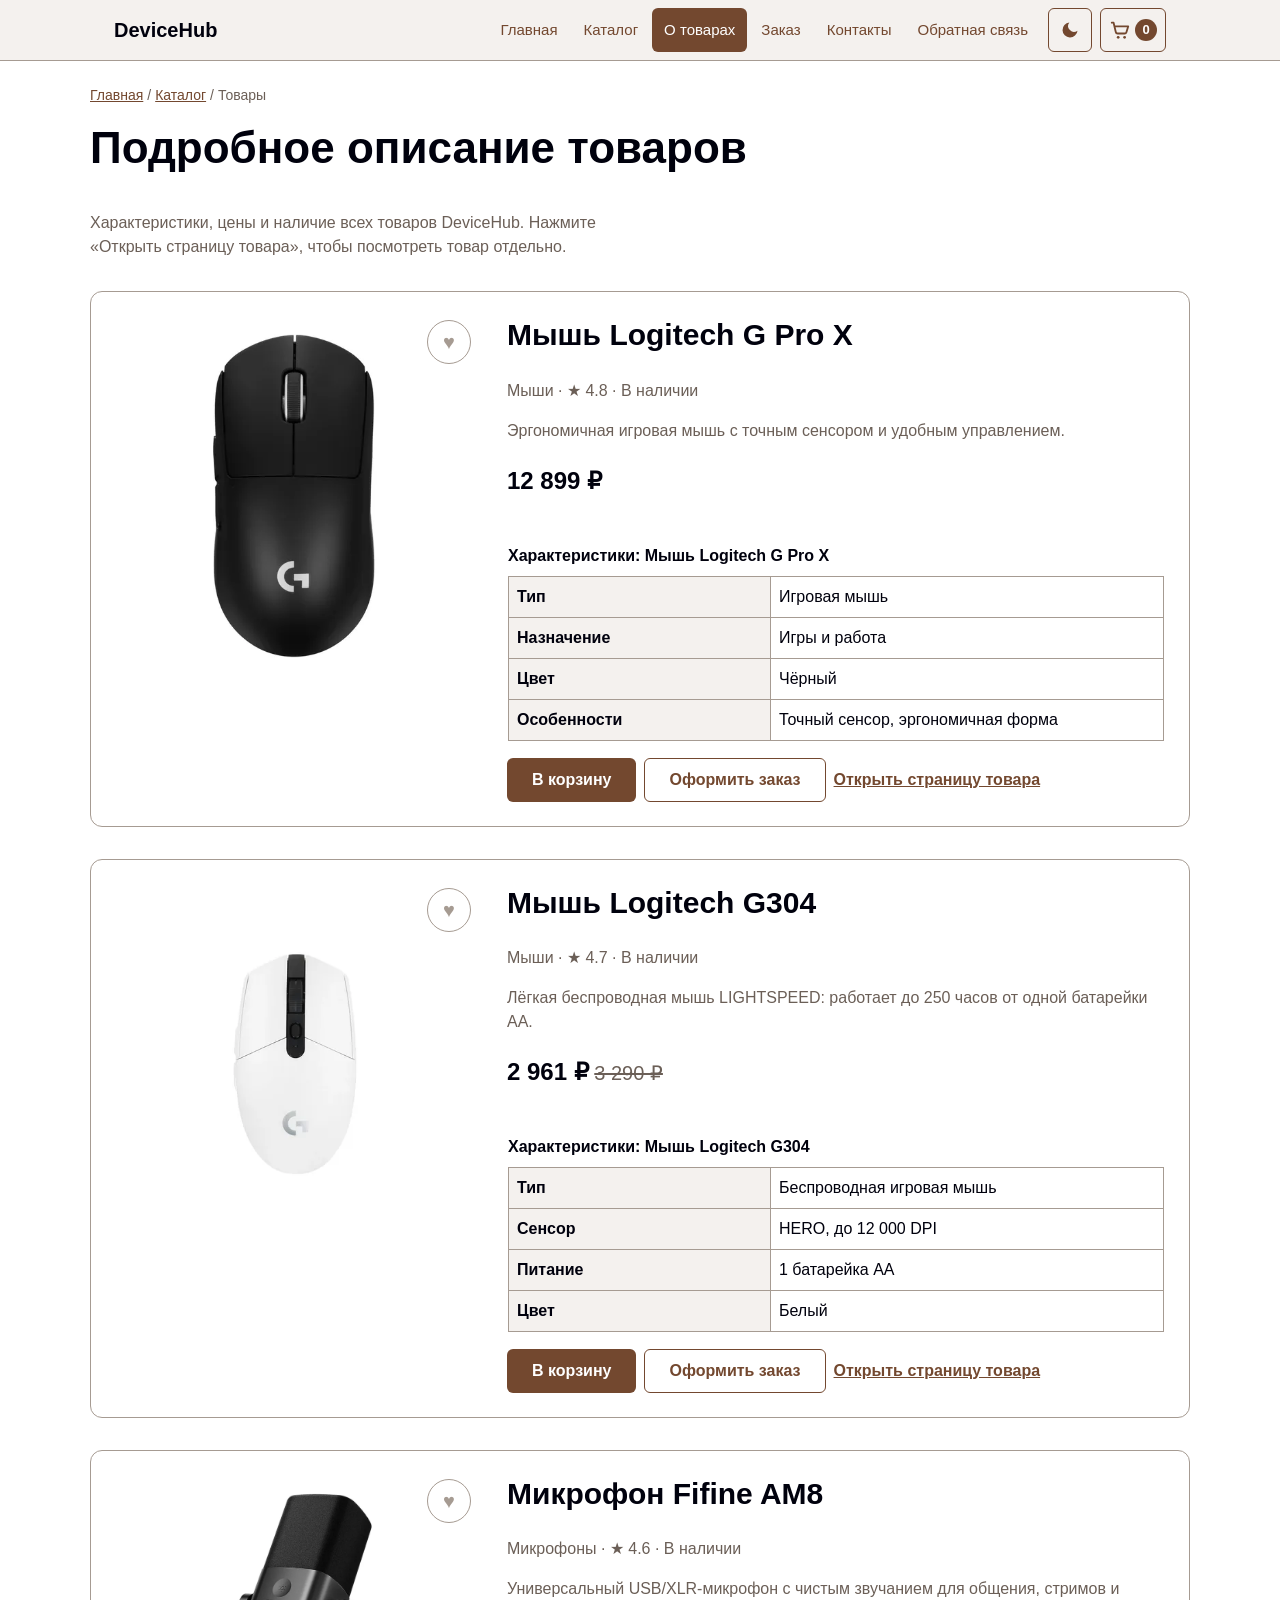
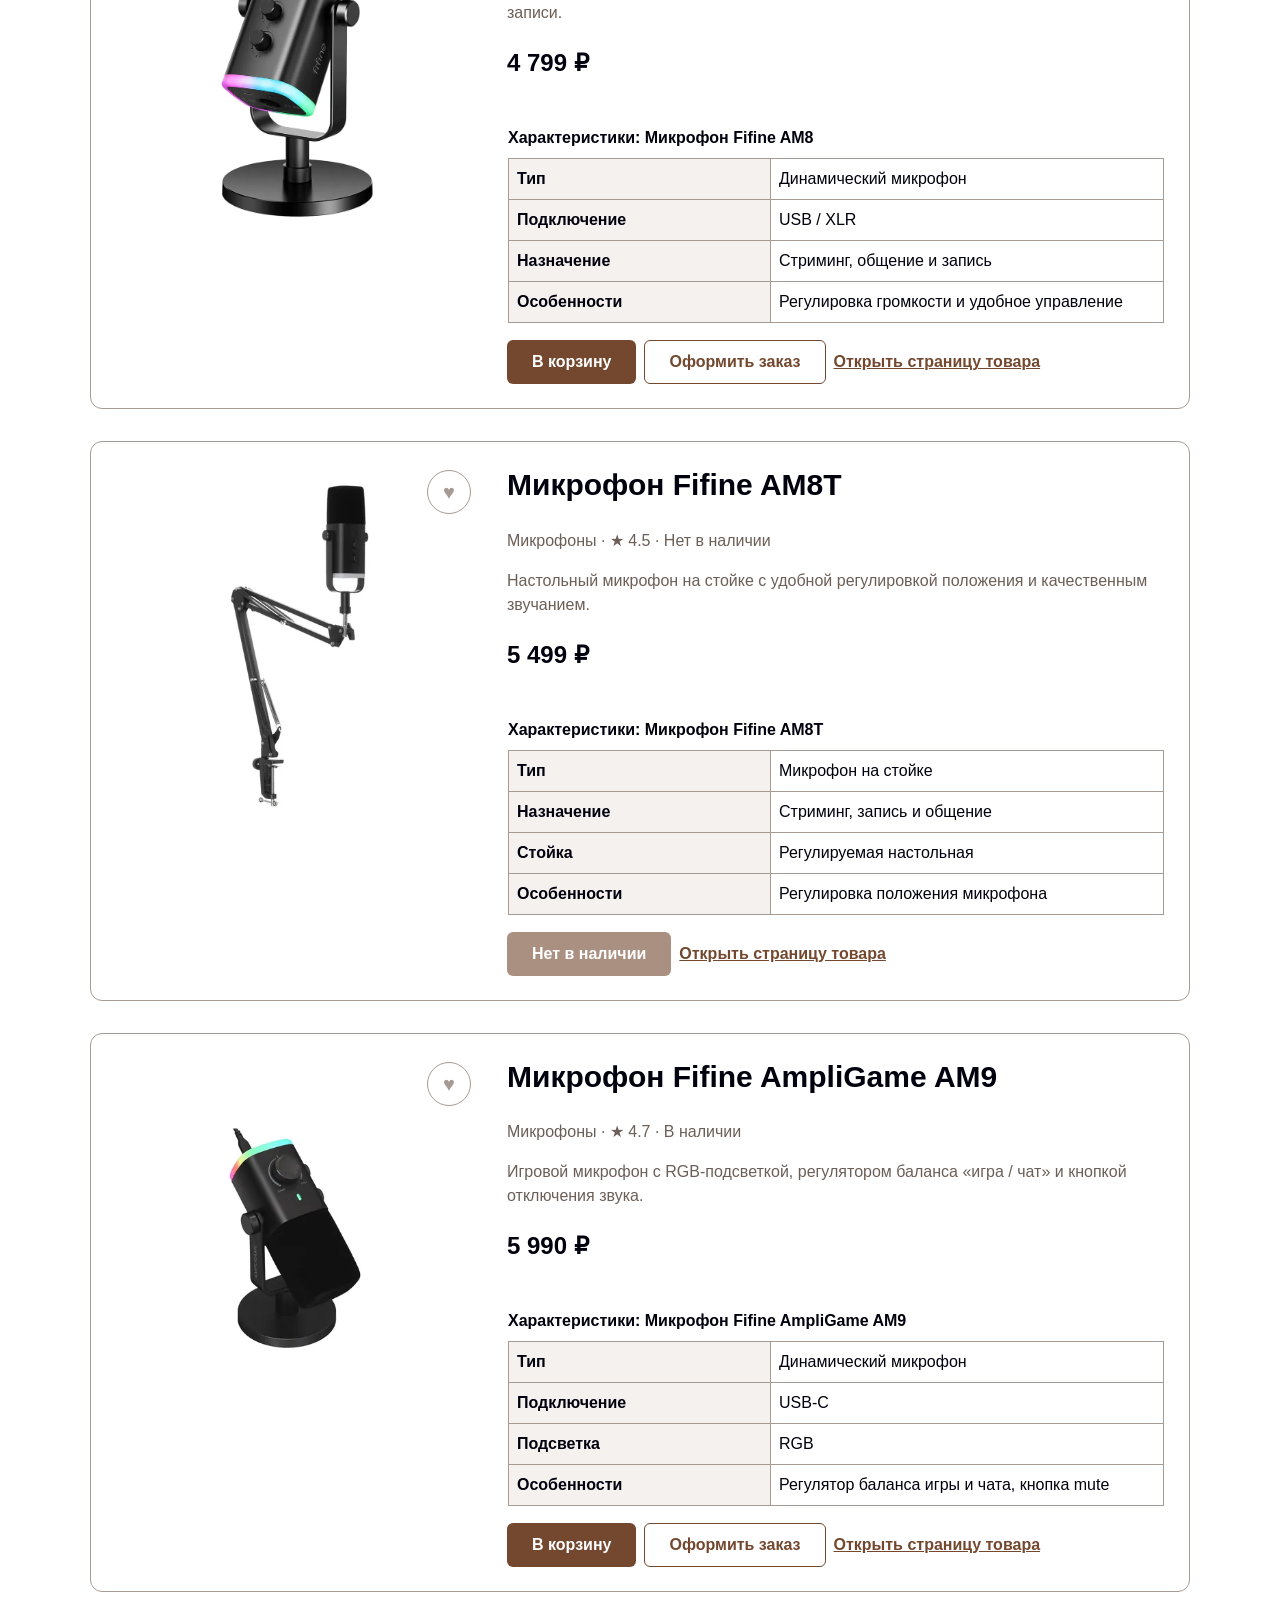
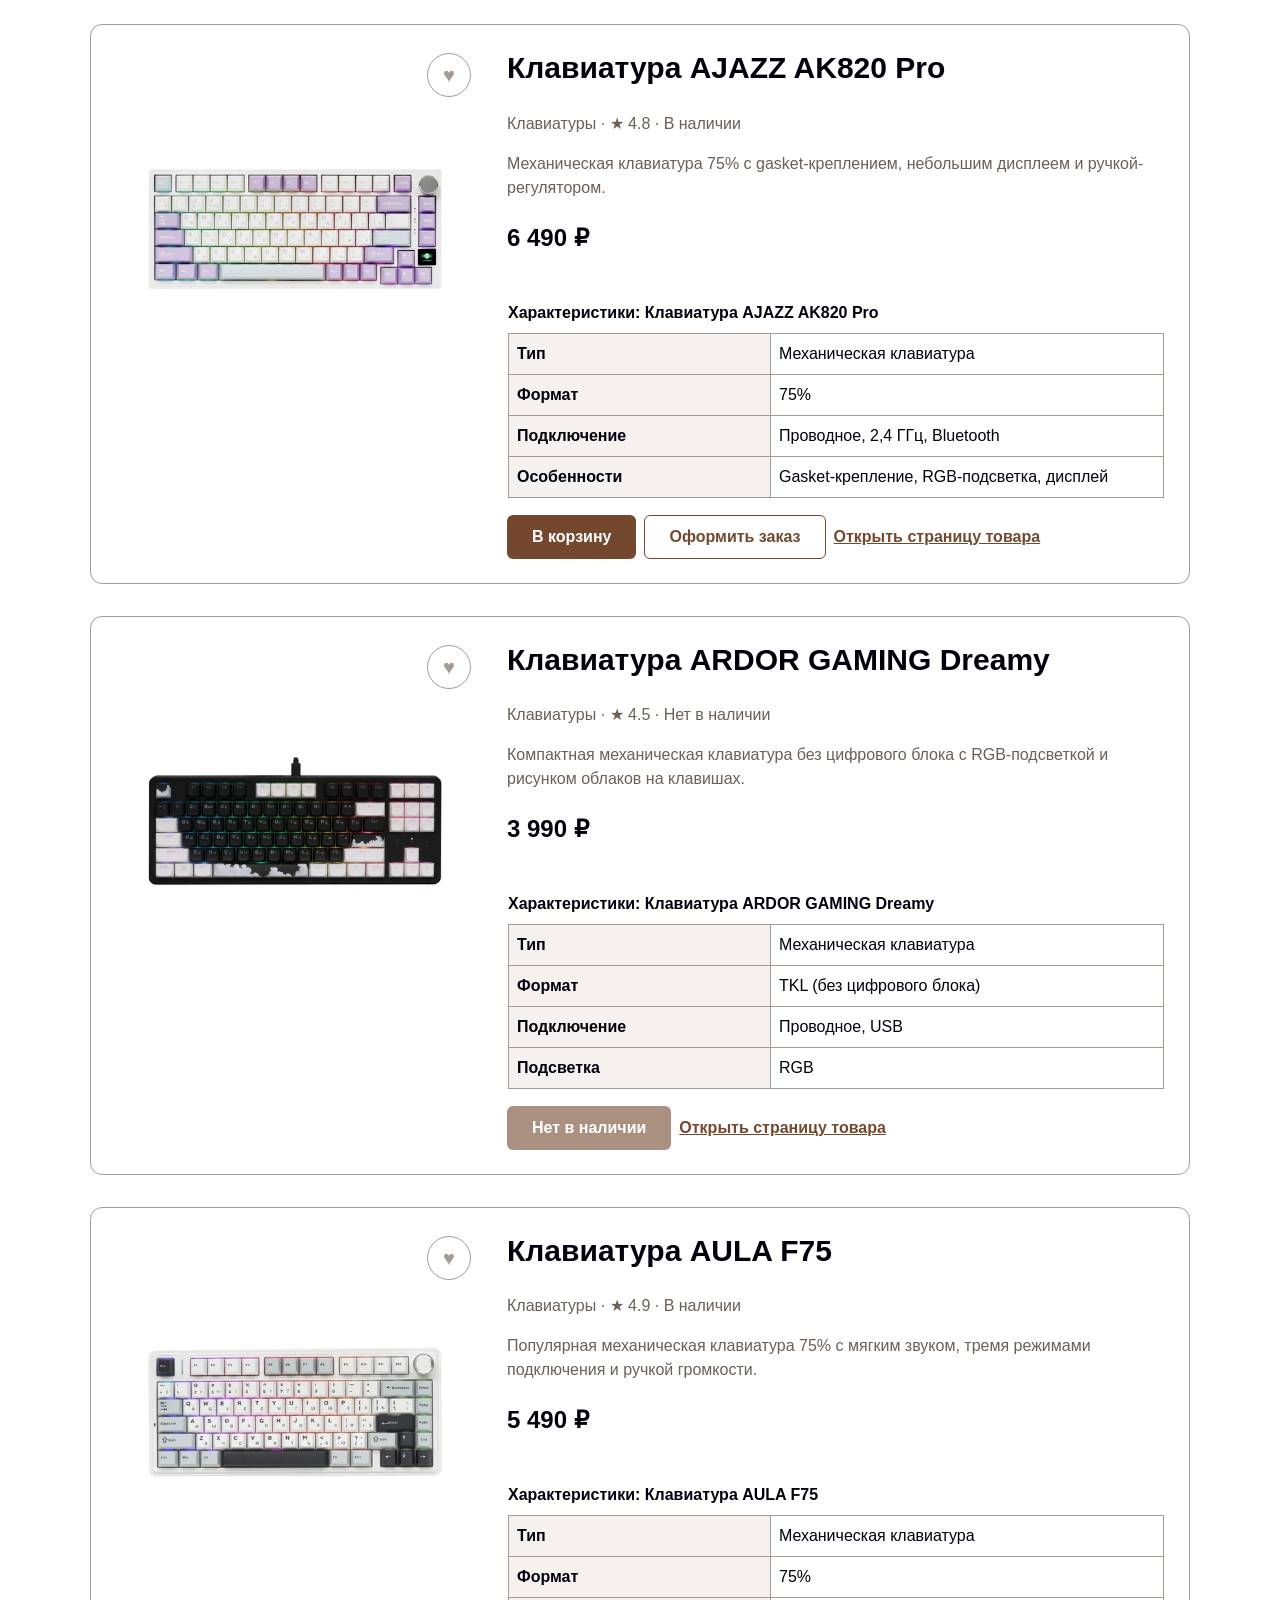
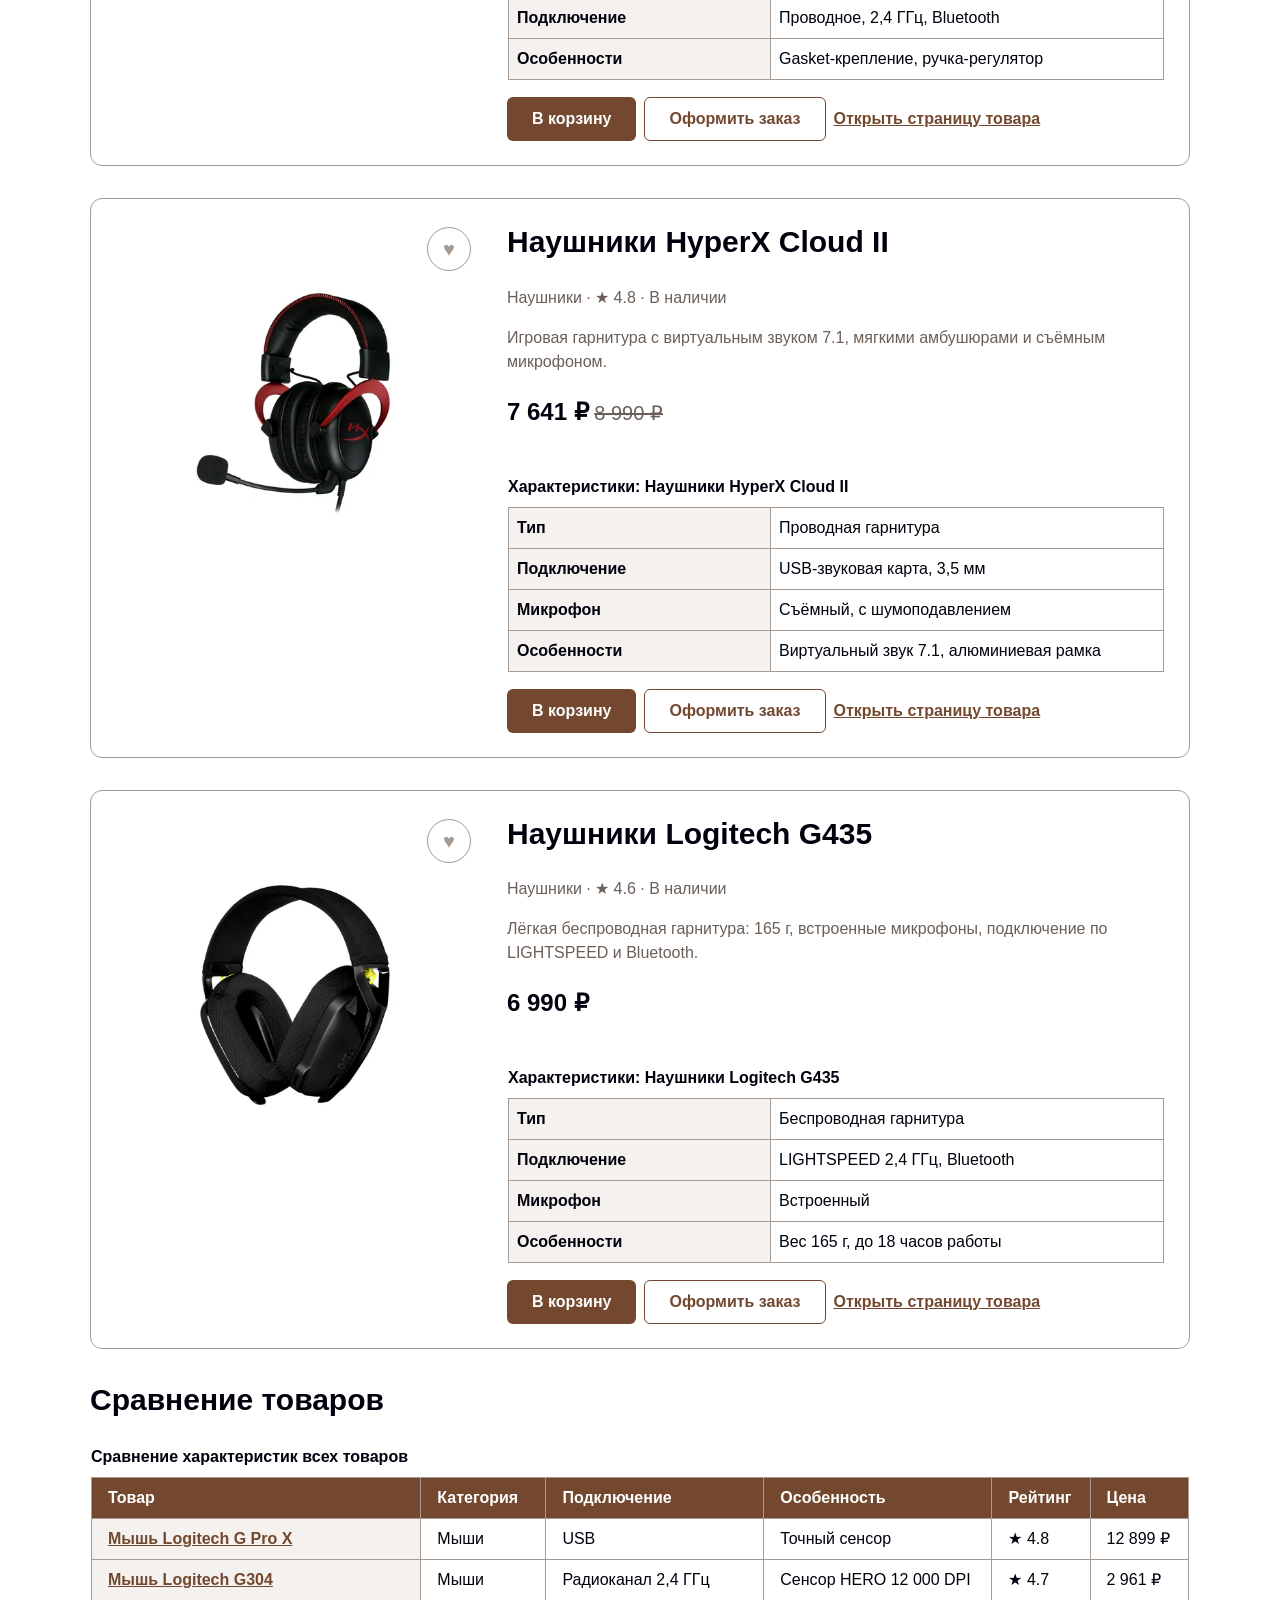
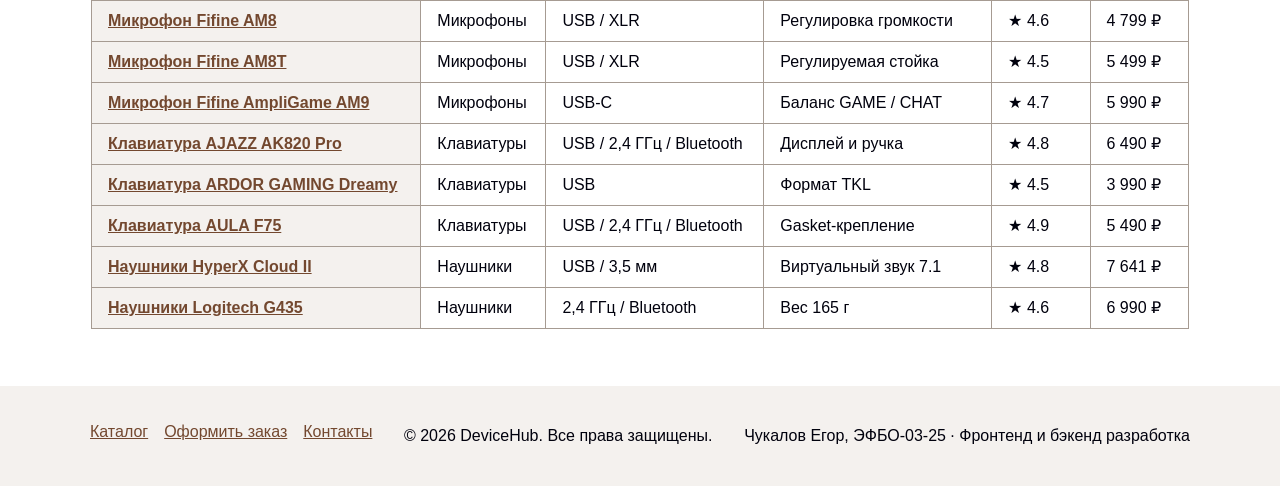
<file: product.html>
<!DOCTYPE html>
<html lang="ru">
<head>
  <meta charset="UTF-8">
  <meta name="viewport" content="width=device-width, initial-scale=1.0">
  <meta name="description" content="Подробные описания и характеристики товаров DeviceHub: Logitech G Pro X, Fifine AM8, Fifine AM8T.">
  <meta name="color-scheme" content="light dark">
  <title>Товары — DeviceHub</title>
  <link rel="stylesheet" href="css/style.css">
  <link rel="stylesheet" href="css/responsive.css">
  <script>
    document.documentElement.classList.add('js');
    // Тема применяется до отрисовки страницы, чтобы не было мигания
    try {
      const savedTheme = JSON.parse(localStorage.getItem('devicehub-theme'));
      if (savedTheme === 'dark' || savedTheme === 'light') {
        document.documentElement.dataset.theme = savedTheme;
      }
    } catch (error) {
      // localStorage недоступен — используется тема системы
    }
  </script>
  <script src="js/data.js" defer></script>
  <script src="js/storage.js" defer></script>
  <script src="js/utils.js" defer></script>
  <script src="js/favorites.js" defer></script>
  <script src="js/cart.js" defer></script>
  <script src="js/catalog.js" defer></script>
  <script src="js/product.js" defer></script>
  <script src="js/main.js" defer></script>
</head>

<body>
  <a class="skip-link" href="#main">Перейти к основному содержимому</a>

  <header class="site-header">
    <div class="site-header__inner">
      <a class="site-header__logo" href="index.html">DeviceHub</a>

      <div class="site-header__actions">
        <button class="theme-toggle" type="button" aria-pressed="false" aria-label="Тёмная тема">
          <svg class="theme-toggle__icon" width="20" height="20" viewBox="0 0 24 24" aria-hidden="true" focusable="false">
            <path d="M21 12.8A9 9 0 1 1 11.2 3a7 7 0 0 0 9.8 9.8z" fill="currentColor"/>
          </svg>
        </button>
        <a class="header-cart" href="cart.html" aria-label="Корзина">
          <svg class="header-cart__icon" width="22" height="22" viewBox="0 0 24 24" aria-hidden="true" focusable="false">
            <path d="M3 4h2l2.4 10.2a2 2 0 0 0 2 1.6h7.7a2 2 0 0 0 1.9-1.4L21 8H6.2" fill="none" stroke="currentColor" stroke-width="2" stroke-linecap="round" stroke-linejoin="round"/>
            <circle cx="10" cy="20" r="1.5" fill="currentColor"/>
            <circle cx="17" cy="20" r="1.5" fill="currentColor"/>
          </svg>
          <span class="header-cart__text">Корзина</span>
          <span class="header-cart__count" data-cart-count>0</span>
        </a>
      </div>

      <button
        class="nav-toggle"
        type="button"
        aria-expanded="false"
        aria-controls="site-nav"
      >
        <span class="nav-toggle__icon" aria-hidden="true"></span>
        <span class="nav-toggle__text">Меню</span>
      </button>

      <nav class="site-nav" id="site-nav" aria-label="Основная навигация">
        <ul class="site-nav__list">
          <li class="site-nav__item">
            <a class="site-nav__link" href="index.html">Главная</a>
          </li>
          <li class="site-nav__item">
            <a class="site-nav__link" href="catalog.html">Каталог</a>
          </li>
          <li class="site-nav__item">
            <a class="site-nav__link" href="product.html" aria-current="page">О товарах</a>
          </li>
          <li class="site-nav__item">
            <a class="site-nav__link" href="order.html">Заказ</a>
          </li>
          <li class="site-nav__item">
            <a class="site-nav__link" href="contacts.html">Контакты</a>
          </li>
          <li class="site-nav__item">
            <a class="site-nav__link" href="contacts.html#feedback">Обратная связь</a>
          </li>
        </ul>
      </nav>
    </div>
  </header>

  <main id="main" tabindex="-1">
    <nav class="breadcrumbs" aria-label="Хлебные крошки">
      <ol class="breadcrumbs__list">
        <li class="breadcrumbs__item"><a class="breadcrumbs__link" href="index.html">Главная</a></li>
        <li class="breadcrumbs__item"><a class="breadcrumbs__link" href="catalog.html">Каталог</a></li>
        <li class="breadcrumbs__item" aria-current="page" data-breadcrumb-current>Товары</li>
      </ol>
    </nav>

    <section class="section" data-product-intro>
      <h1>Подробное описание товаров</h1>
      <p class="section__lead">Характеристики, цены и наличие всех товаров DeviceHub. Нажмите «Открыть страницу товара», чтобы посмотреть товар отдельно.</p>
    </section>

    <div data-product-details>
      <noscript>
        <p class="section">Для вывода описания товаров включите JavaScript в браузере.</p>
      </noscript>
    </div>

    <section class="section" id="similar" aria-labelledby="similar-title" data-similar-section hidden>
      <h2 id="similar-title">Похожие товары</h2>
      <ul class="products-grid" data-similar-container></ul>
    </section>

    <section class="section" id="compare" aria-labelledby="compare-title">
      <h2 id="compare-title">Сравнение товаров</h2>
      <div class="table-wrapper" role="region" aria-labelledby="compare-caption" tabindex="0">
        <table class="compare-table">
          <caption id="compare-caption">Сравнение характеристик всех товаров</caption>
          <thead>
            <tr>
              <th scope="col">Товар</th>
              <th scope="col">Категория</th>
              <th scope="col">Подключение</th>
              <th scope="col">Особенность</th>
              <th scope="col">Рейтинг</th>
              <th scope="col">Цена</th>
            </tr>
          </thead>
          <tbody data-compare-body></tbody>
        </table>
      </div>
    </section>
  </main>

  <footer class="site-footer">
    <div class="site-footer__inner">
      <nav aria-label="Навигация в подвале">
        <ul class="site-footer__nav">
          <li><a href="catalog.html">Каталог</a></li>
          <li><a href="order.html">Оформить заказ</a></li>
          <li><a href="contacts.html">Контакты</a></li>
        </ul>
      </nav>
      <p>&copy; 2026 DeviceHub. Все права защищены.</p>
      <p>Чукалов Егор, ЭФБО-03-25 · Фронтенд и бэкенд разработка</p>
    </div>
  </footer>
</body>
</html>
</file>
<file: css/style.css>
/* ===============================
   1. Переменные проекта
   =============================== */
:root {
  --color-bg: #ffffff;
  --color-text: #00010D;
  --color-muted: #6b5f57;         
  --color-primary: #73482F;        
  --color-primary-dark: #40241A;
  --color-on-primary: #ffffff;
  --color-border: #A69B92;          
  --color-border-strong: #7f746c;   
  --color-surface: #f4f1ee;
  --color-surface-accent: #ebe5df;
  --color-media-bg: #ffffff;        
  --color-dark: #00010D;
  --color-danger: #b00020;
  --color-success: #168a2f;
  --color-success-bg: #eefaf0;
  --color-focus: #73482F;
  --color-white: #ffffff;

  --space-xs: 4px;
  --space-sm: 8px;
  --space-md: 16px;
  --space-lg: 24px;
  --space-xl: 32px;
  --space-2xl: 48px;

  --radius-sm: 6px;
  --radius-md: 8px;
  --radius-lg: 12px;

  --container-width: 1100px;
  --page-padding: var(--space-md);
  --header-offset: 72px;
  --tap-size: 44px;                 

  --font-size-base: 16px;
  --font-size-h1: clamp(1.75rem, 1.2rem + 2.6vw, 2.75rem);
  --font-size-h2: clamp(1.35rem, 1.1rem + 1.2vw, 1.875rem);
  --font-size-hero: clamp(2.25rem, 1.4rem + 4.5vw, 4rem);
}

/* ===============================
   2. Базовые стили
   =============================== */
*,
*::before,
*::after {
  box-sizing: border-box;
}

html {
  scroll-behavior: smooth;
  scroll-padding-top: var(--header-offset);
  -webkit-text-size-adjust: 100%;
  text-size-adjust: 100%;
}

body {
  margin: 0;
  min-height: 100vh;
  display: flex;
  flex-direction: column;
  font-family: Arial, sans-serif;
  font-size: var(--font-size-base);
  line-height: 1.5;
  color: var(--color-text);
  background-color: var(--color-bg);
  overflow-wrap: break-word;
}

img,
video {
  max-width: 100%;
  height: auto;
}

h1 {
  font-size: var(--font-size-h1);
  line-height: 1.2;
}

h2 {
  font-size: var(--font-size-h2);
  line-height: 1.25;
}

main {
  flex: 1 0 auto;
  padding: var(--page-padding);
}

main:focus {
  outline: none;
}

.visually-hidden {
  position: absolute !important;
  width: 1px;
  height: 1px;
  margin: -1px;
  padding: 0;
  overflow: hidden;
  clip: rect(0 0 0 0);
  white-space: nowrap;
  border: 0;
}

/* ===============================
   3. Ссылка пропуска навигации
   =============================== */
.skip-link {
  position: absolute;
  top: var(--space-sm);
  left: var(--space-sm);
  z-index: 100;
  padding: var(--space-sm) var(--space-md);
  color: var(--color-on-primary);
  background-color: var(--color-primary);
  border-radius: var(--radius-sm);
  transform: translateY(-200%);
  transition: transform 0.2s ease;
}

.skip-link:focus {
  color: var(--color-on-primary);
  transform: translateY(0);
}

/* ===============================
   4. Шапка и навигация
   =============================== */
.site-header {
  position: sticky;
  top: 0;
  z-index: 10;
  background-color: var(--color-surface);
  border-bottom: 1px solid var(--color-border);
}

.site-header__inner {
  max-width: var(--container-width);
  margin: 0 auto;
  padding: var(--space-sm) var(--page-padding);
  display: flex;
  flex-wrap: wrap;
  align-items: center;
  justify-content: space-between;
  gap: var(--space-sm);
}

.site-header__logo {
  display: inline-flex;
  align-items: center;
  min-height: var(--tap-size);
  font-size: 1.25rem;
  font-weight: 700;
  color: var(--color-text);
  text-decoration: none;
}

.nav-toggle {
  display: none;
  align-items: center;
  gap: var(--space-sm);
  min-width: var(--tap-size);
  min-height: var(--tap-size);
  padding: var(--space-sm) var(--space-md);
  border: 1px solid var(--color-primary);
  border-radius: var(--radius-sm);
  font: inherit;
  color: var(--color-primary);
  background-color: transparent;
  cursor: pointer;
}

.js .nav-toggle {
  display: inline-flex;
}

.nav-toggle__icon,
.nav-toggle__icon::before,
.nav-toggle__icon::after {
  display: block;
  width: 20px;
  height: 2px;
  background-color: currentColor;
  border-radius: 2px;
  transition: transform 0.2s ease, opacity 0.2s ease;
}

.nav-toggle__icon {
  position: relative;
}

.nav-toggle__icon::before,
.nav-toggle__icon::after {
  content: "";
  position: absolute;
  left: 0;
}

.nav-toggle__icon::before {
  top: -6px;
}

.nav-toggle__icon::after {
  top: 6px;
}

.nav-toggle[aria-expanded="true"] .nav-toggle__icon {
  background-color: transparent;
}

.nav-toggle[aria-expanded="true"] .nav-toggle__icon::before {
  transform: translateY(6px) rotate(45deg);
}

.nav-toggle[aria-expanded="true"] .nav-toggle__icon::after {
  transform: translateY(-6px) rotate(-45deg);
}

.site-nav {
  flex-basis: 100%;
}

.js .site-nav {
  display: none;
}

.js .site-nav--open {
  display: block;
}

.site-nav__list {
  display: flex;
  flex-direction: column;
  gap: var(--space-xs);
  margin: 0;
  padding: 0 0 var(--space-sm);
  list-style: none;
}

.site-nav__item {
  margin: 0;
}

.site-nav__link {
  display: flex;
  align-items: center;
  min-height: var(--tap-size);
  padding: var(--space-sm) var(--space-md);
  color: var(--color-primary);
  text-decoration: none;
  border-radius: var(--radius-sm);
}

.site-nav__link:hover {
  color: var(--color-on-primary);
  background-color: var(--color-primary);
}

.site-nav__link--active,
.site-nav__link[aria-current="page"] {
  color: var(--color-on-primary);
  background-color: var(--color-primary);
}

/* ===============================
   5. Общие элементы интерфейса
   =============================== */
a {
  color: var(--color-primary);
}

a:hover {
  color: var(--color-primary-dark);
}

a:focus-visible,
button:focus-visible,
input:focus-visible,
select:focus-visible,
textarea:focus-visible,
summary:focus-visible,
[tabindex]:focus-visible {
  outline: 3px solid var(--color-focus);
  outline-offset: 3px;
}

.button {
  display: inline-flex;
  align-items: center;
  justify-content: center;
  min-height: var(--tap-size);
  padding: var(--space-sm) var(--space-lg);
  border: 1px solid transparent;
  border-radius: var(--radius-sm);
  font: inherit;
  font-weight: 700;
  text-align: center;
  text-decoration: none;
  cursor: pointer;
}

.button--primary {
  color: var(--color-on-primary);
  background-color: var(--color-primary);
}

.button--primary:hover {
  color: var(--color-on-primary);
  background-color: var(--color-primary-dark);
}

.button--secondary {
  color: var(--color-primary);
  background-color: transparent;
  border-color: var(--color-primary);
}

.button--secondary:hover {
  color: var(--color-on-primary);
  background-color: var(--color-primary);
}

.button:disabled,
.button--disabled {
  opacity: 0.6;
  cursor: not-allowed;
}

.button--primary:disabled:hover {
  background-color: var(--color-primary);
}

.button--secondary:disabled:hover {
  color: var(--color-primary);
  background-color: transparent;
}

.section {
  max-width: var(--container-width);
  margin: 0 auto var(--space-xl);
}

.section h2,
.section h1 {
  margin-top: 0;
}

.section__lead {
  max-width: 65ch;
  color: var(--color-muted);
}

:target {
  outline: 2px dashed var(--color-primary);
  outline-offset: 4px;
}

/* ===============================
   6. Хлебные крошки
   =============================== */
.breadcrumbs {
  max-width: var(--container-width);
  margin: 0 auto var(--space-md);
  font-size: 14px;
  color: var(--color-muted);
}

.breadcrumbs__list {
  display: flex;
  flex-wrap: wrap;
  gap: var(--space-xs);
  margin: 0;
  padding: 0;
  list-style: none;
}

.breadcrumbs__item + .breadcrumbs__item::before {
  content: "/";
  margin-right: var(--space-xs);
  color: var(--color-muted);
}

.breadcrumbs__link {
  color: var(--color-primary);
}

/* ===============================
   7. Hero-блок
   =============================== */
.hero {
  position: relative;
  isolation: isolate;
  display: flex;
  flex-direction: column;
  justify-content: center;
  align-items: flex-start;
  min-height: 360px;
  margin: calc(-1 * var(--page-padding)) calc(-1 * var(--page-padding)) var(--space-xl);
  padding: var(--space-xl) var(--page-padding);
  overflow: hidden;
  color: var(--color-white);
  background-color: var(--color-dark);
}

.hero__media,
.hero__media img {
  position: absolute;
  inset: 0;
  z-index: -2;
  width: 100%;
  height: 100%;
}

.hero__media img {
  object-fit: cover;
  object-position: center;
}

.hero::after {
  content: "";
  position: absolute;
  inset: 0;
  z-index: -1;
  background: linear-gradient(180deg, rgba(0, 1, 13, 0.82) 0%, rgba(0, 1, 13, 0.6) 100%);
}

.hero__inner {
  width: 100%;
  max-width: var(--container-width);
  margin: 0 auto;
}

.hero__title {
  margin: 0 0 var(--space-sm);
  font-size: var(--font-size-hero);
  color: var(--color-white);
}

.hero__text {
  max-width: 36ch;
  margin: 0 0 var(--space-lg);
  font-size: 1.125rem;
  color: #e8e2dc;
}

.hero__button {
  width: 100%;
}

/* ===============================
   8. Преимущества
   =============================== */
.advantages {
  display: grid;
  grid-template-columns: 1fr;
  gap: var(--space-md);
  margin: 0;
  padding: 0;
  list-style: none;
}

.advantages__item {
  padding: var(--space-md);
  border-left: 4px solid var(--color-primary);
  border-radius: var(--radius-sm);
  background-color: var(--color-surface);
}

.advantages__title {
  margin: 0 0 var(--space-xs);
  font-size: 1.0625rem;
}

.advantages__text {
  margin: 0;
  color: var(--color-muted);
}

/* ===============================
   9. Карточки товаров
   =============================== */
.products-grid {
  display: grid;
  grid-template-columns: 1fr;
  gap: var(--space-lg);
  margin: 0;
  padding: 0;
  list-style: none;
}

.products-grid__item {
  display: flex;
  min-width: 0;
}

.product-card {
  display: flex;
  flex-direction: column;
  gap: var(--space-sm);
  width: 100%;
  min-width: 0;
  padding: var(--space-md);
  border: 1px solid var(--color-border);
  border-radius: var(--radius-md);
  background-color: var(--color-bg);
}

.product-card:hover {
  border-color: var(--color-primary);
}

.product-card--featured {
  border-color: var(--color-primary);
}

.product-card--discount {
  border-color: var(--color-danger);
}

.product-card__image {
  display: block;
  width: 100%;
  height: auto;
  aspect-ratio: 4 / 3;
  object-fit: contain;
  border-radius: var(--radius-md);
  background-color: var(--color-media-bg);
}

.product-card__title {
  margin: 0;
  font-size: 1.125rem;
  color: var(--color-text);
  overflow-wrap: anywhere;
}

.product-card__description {
  margin: 0;
  color: var(--color-muted);
  overflow-wrap: anywhere;
}

.product-card__price {
  margin: 0;
  font-size: 1.125rem;
  font-weight: 700;
}

.product-card--discount .product-card__price {
  color: var(--color-danger);
}

.product-card__button {
  width: 100%;
  margin-top: auto;
}

.product-card__link {
  color: inherit;
  text-decoration: none;
}

.product-card__link:hover {
  color: var(--color-primary);
  text-decoration: underline;
}

.product-card__meta {
  margin: 0;
  font-size: 0.875rem;
  color: var(--color-muted);
}

.product-card__status {
  margin: 0;
  font-size: 0.875rem;
  font-weight: 700;
  color: var(--color-success);
}

.product-card__status--out {
  color: var(--color-danger);
}

/* ===============================
   10. Каталог
   =============================== */
.catalog-layout {
  max-width: var(--container-width);
  margin: 0 auto var(--space-xl);
  display: grid;
  grid-template-columns: minmax(0, 1fr);
  grid-template-areas:
    "filters"
    "products";
  gap: var(--space-lg);
}

.catalog-filters {
  grid-area: filters;
  min-width: 0;
  border: 1px solid var(--color-border);
  border-radius: var(--radius-md);
  background-color: var(--color-surface);
}

.catalog-filters__summary {
  display: flex;
  align-items: center;
  justify-content: space-between;
  min-height: var(--tap-size);
  padding: var(--space-sm) var(--space-md);
  font-size: 1.125rem;
  font-weight: 700;
  cursor: pointer;
  list-style: none;
}

.catalog-filters__summary::-webkit-details-marker {
  display: none;
}

.catalog-filters__summary::after {
  content: "+";
  font-size: 1.5rem;
  line-height: 1;
}

.catalog-filters[open] .catalog-filters__summary::after {
  content: "−";
}

.catalog-filters__body {
  padding: 0 var(--space-md) var(--space-md);
}

.catalog-products {
  grid-area: products;
  min-width: 0;
}

.catalog-products h2 {
  margin-top: 0;
}

.filters-form {
  display: grid;
  grid-template-columns: minmax(0, 1fr);
  gap: var(--space-md);
}

.filters-form fieldset {
  min-width: 0;
  margin: 0;
  padding: var(--space-md);
  border: 1px solid var(--color-border);
  border-radius: var(--radius-sm);
}

.filters-form legend {
  padding: 0 var(--space-xs);
  font-weight: 700;
}

.catalog-controls__group {
  min-width: 0;
}

.catalog-controls__label {
  display: block;
  margin-bottom: var(--space-xs);
  font-weight: 700;
}

.catalog-controls__input,
.catalog-controls__select {
  width: 100%;
  min-height: var(--tap-size);
  padding: 8px 10px;
  border: 1px solid var(--color-border-strong);
  border-radius: var(--radius-sm);
  font: inherit;
  font-size: 16px;
  color: var(--color-text);
  background-color: var(--color-bg);
}

.catalog-controls__input:hover,
.catalog-controls__select:hover {
  border-color: var(--color-primary);
}

.catalog-summary {
  margin: var(--space-sm) 0 0;
  font-weight: 700;
}

.catalog-controls__check {
  display: flex;
  align-items: center;
  gap: var(--space-sm);
  min-height: var(--tap-size);
  font-weight: 700;
  cursor: pointer;
}

.catalog-controls__check input {
  width: 20px;
  height: 20px;
  margin: 0;
  accent-color: var(--color-primary);
}

.catalog-controls__reset {
  width: 100%;
}

.catalog-count {
  margin: 0 0 var(--space-md);
  color: var(--color-muted);
}

.catalog-empty {
  padding: var(--space-lg);
  border: 1px dashed var(--color-border-strong);
  border-radius: var(--radius-md);
  text-align: center;
  background-color: var(--color-surface);
}

.catalog-empty[hidden] {
  display: none;
}

.catalog-empty__text {
  margin: 0;
  font-size: 1.125rem;
  font-weight: 700;
}

.catalog-empty__hint {
  margin: var(--space-sm) 0;
  color: var(--color-muted);
}

.catalog-empty__hint:empty {
  display: none;
}

.catalog-empty__suggestions {
  display: flex;
  flex-wrap: wrap;
  justify-content: center;
  gap: var(--space-sm);
  margin: 0 0 var(--space-md);
  padding: 0;
  list-style: none;
}

.catalog-empty__suggestion {
  min-height: var(--tap-size);
  padding: var(--space-xs) var(--space-md);
  border: 1px solid var(--color-primary);
  border-radius: 999px;
  font: inherit;
  color: var(--color-primary);
  background-color: var(--color-bg);
  cursor: pointer;
}

.catalog-empty__suggestion:hover {
  color: var(--color-on-primary);
  background-color: var(--color-primary);
}

/* ===============================
   11. Страница товара
   =============================== */
.product-details {
  max-width: var(--container-width);
  margin: 0 auto var(--space-xl);
}

.product-details__card {
  display: grid;
  grid-template-columns: minmax(0, 1fr);
  gap: var(--space-lg);
  padding: var(--space-md);
  border: 1px solid var(--color-border);
  border-radius: var(--radius-lg);
  background-color: var(--color-bg);
}

.product-details__media {
  display: flex;
  align-items: flex-start;
  justify-content: center;
  padding: var(--space-md);
  border-radius: var(--radius-md);
  background-color: var(--color-media-bg);
}

.product-details__image {
  display: block;
  width: 100%;
  max-width: 340px;
  height: auto;
  aspect-ratio: 1 / 1;
  object-fit: contain;
}

.product-details__content {
  min-width: 0;
}

.product-details__title {
  margin-top: 0;
  overflow-wrap: anywhere;
}

.product-details__description {
  color: var(--color-muted);
}

.product-details__price {
  font-size: 1.25rem;
  font-weight: 700;
}

.product-details__button {
  width: 100%;
  margin-top: var(--space-md);
}

/* ===============================
   12. Таблицы
   =============================== */

.table-wrapper {
  max-width: 100%;
  overflow-x: auto;
  -webkit-overflow-scrolling: touch;
  padding: 1px; 
}

.table-wrapper:focus-visible {
  outline: 3px solid var(--color-focus);
  outline-offset: 3px;
}

.product-specs {
  width: 100%;
  margin-top: var(--space-lg);
  border-collapse: collapse;
}

.product-specs caption {
  margin-bottom: var(--space-sm);
  font-weight: 700;
  text-align: left;
}

.product-specs th,
.product-specs td {
  padding: var(--space-sm);
  border: 1px solid var(--color-border);
  text-align: left;
  vertical-align: top;
}

.product-specs th {
  width: 40%;
  background-color: var(--color-surface);
}

.compare-table {
  width: 100%;
  min-width: 640px;
  border-collapse: collapse;
}

.compare-table caption {
  margin-bottom: var(--space-sm);
  font-weight: 700;
  text-align: left;
}

.compare-table th,
.compare-table td {
  padding: var(--space-sm) var(--space-md);
  border: 1px solid var(--color-border);
  text-align: left;
  vertical-align: top;
}

.compare-table thead th {
  color: var(--color-on-primary);
  background-color: var(--color-primary);
}

.compare-table tbody th {
  background-color: var(--color-surface);
}

/* ===============================
   13. Формы
   =============================== */
.order-form__field {
  min-width: 0;
  margin-bottom: var(--space-md);
}

.order-form__label {
  display: block;
  margin-bottom: var(--space-xs);
  font-weight: 700;
}

.order-form__required {
  color: var(--color-danger);
}

.order-form__input,
.order-form__select,
.order-form__textarea {
  width: 100%;
  min-height: var(--tap-size);
  padding: 10px 12px;
  border: 1px solid var(--color-border-strong);
  border-radius: var(--radius-sm);
  font: inherit;
  font-size: 16px;   
  color: var(--color-text);
  background-color: var(--color-bg);
}

.order-form__textarea {
  resize: vertical;
}

.order-form__input:hover,
.order-form__select:hover,
.order-form__textarea:hover {
  border-color: var(--color-primary);
}

.order-form__hint {
  display: block;
  margin-top: var(--space-xs);
  color: var(--color-muted);
}

.order-form__field--checkbox {
  display: flex;
  align-items: center;
}

.order-form__label--checkbox {
  display: flex;
  align-items: flex-start;
  gap: var(--space-sm);
  margin-bottom: 0;
  font-weight: 400;
  cursor: pointer;
}

.order-form__checkbox {
  flex-shrink: 0;
  width: 22px;
  height: 22px;
  margin: 1px 0 0;
  accent-color: var(--color-primary);
}


.order-form__actions {
  display: flex;
  flex-direction: column-reverse;
  gap: var(--space-sm);
  margin-top: var(--space-lg);
}

.order-form__actions .button {
  width: 100%;
}

.order-form--page,
.order-form--card {
  max-width: 760px;
  margin: 0 auto;
  padding: var(--space-md);
  border: 1px solid var(--color-border);
  border-radius: var(--radius-lg);
  background-color: var(--color-surface);
}

.order-form__fieldset {
  min-width: 0;
  margin: 0 0 var(--space-md);
  padding: 0;
  border: 0;
}

.order-form__legend {
  margin-bottom: var(--space-md);
  padding: 0;
  font-size: 1.125rem;
  font-weight: 700;
}

[aria-invalid="true"] {
  border-color: var(--color-danger);
  box-shadow: 0 0 0 1px var(--color-danger);
}

.form-error {
  margin: var(--space-xs) 0 0;
  font-size: 0.875rem;
  font-weight: 700;
  color: var(--color-danger);
}

.form-error:empty {
  display: none;
}

.form-message {
  margin: 0 0 var(--space-md);
  font-weight: 700;
}

.form-message:empty {
  display: none;
}

.form-message--error {
  color: var(--color-danger);
}

/* ===============================
   14. Модальное окно
   =============================== */
.order-dialog {
  width: min(100% - 24px, 560px);
  max-height: calc(100dvh - 24px);
  padding: var(--space-md);
  overflow-y: auto;
  border: none;
  border-radius: var(--radius-lg);
  color: var(--color-text);
  background-color: var(--color-bg);
}

.order-dialog::backdrop {
  background-color: rgba(0, 0, 0, 0.6);
}

.order-dialog__header {
  display: flex;
  align-items: flex-start;
  justify-content: space-between;
  gap: var(--space-md);
}

.order-dialog__title {
  margin: 0 0 var(--space-md);
}

.order-dialog__close {
  flex-shrink: 0;
  width: var(--tap-size);
  height: var(--tap-size);
  padding: 0;
  border: 1px solid var(--color-border-strong);
  border-radius: 50%;
  font-size: 1.5rem;
  line-height: 1;
  color: var(--color-text);
  background-color: transparent;
  cursor: pointer;
}

.order-dialog__product {
  margin: 0 0 var(--space-md);
  color: var(--color-muted);
}

.success-message {
  max-width: var(--container-width);
  margin: var(--space-lg) auto;
  padding: var(--space-md);
  border-left: 4px solid var(--color-success);
  color: var(--color-text);
  background-color: var(--color-success-bg);
}

.success-message[hidden] {
  display: none;
}

/* ===============================
   15. Контакты
   =============================== */
.contacts-layout {
  max-width: var(--container-width);
  margin: 0 auto var(--space-xl);
  display: grid;
  grid-template-columns: minmax(0, 1fr);
  gap: var(--space-lg);
}

.contacts-card {
  min-width: 0;
  padding: var(--space-md);
  border: 1px solid var(--color-border);
  border-radius: var(--radius-lg);
}

.contacts-card h2 {
  margin-top: 0;
}

.contacts-list {
  display: grid;
  gap: var(--space-md);
  margin: 0;
}

.contacts-list__term {
  font-weight: 700;
}

.contacts-list__value {
  margin: 0;
  overflow-wrap: anywhere;
}

.contacts-list__value a {
  display: inline-flex;
  align-items: center;
  min-height: var(--tap-size);
}

/* ===============================
   16. Подвал
   =============================== */
.site-footer {
  padding: var(--space-lg) var(--page-padding);
  background-color: var(--color-surface);
}

.site-footer__inner {
  max-width: var(--container-width);
  margin: 0 auto;
  display: flex;
  flex-direction: column;
  gap: var(--space-xs);
}

.site-footer__inner p {
  margin: 0;
}

.site-footer__nav {
  display: flex;
  flex-wrap: wrap;
  gap: 0 var(--space-md);
  margin: 0 0 var(--space-sm);
  padding: 0;
  list-style: none;
}

.site-footer__nav a {
  display: inline-flex;
  align-items: center;
  min-height: var(--tap-size);
}

/* ===============================
   17. Шапка: корзина и действия
   =============================== */
/* На узком экране у кнопки меню остаётся только иконка: текст скрыт визуально,
   но остаётся доступным для экранных дикторов */
.nav-toggle__text {
  position: absolute;
  width: 1px;
  height: 1px;
  overflow: hidden;
  clip: rect(0 0 0 0);
  white-space: nowrap;
}

.js .nav-toggle {
  padding: var(--space-sm);
}

.site-header__actions {
  display: flex;
  align-items: center;
  gap: var(--space-sm);
  margin-left: auto;
}

.theme-toggle {
  display: inline-flex;
  align-items: center;
  justify-content: center;
  width: var(--tap-size);
  height: var(--tap-size);
  padding: 0;
  border: 1px solid var(--color-primary);
  border-radius: var(--radius-sm);
  color: var(--color-primary);
  background-color: transparent;
  cursor: pointer;
}

.theme-toggle:hover,
.theme-toggle[aria-pressed="true"] {
  color: var(--color-on-primary);
  background-color: var(--color-primary);
}

.header-cart {
  position: relative;
  display: inline-flex;
  align-items: center;
  gap: var(--space-xs);
  min-height: var(--tap-size);
  padding: var(--space-xs) var(--space-sm);
  border: 1px solid var(--color-primary);
  border-radius: var(--radius-sm);
  color: var(--color-primary);
  font-weight: 700;
  text-decoration: none;
}

.header-cart:hover,
.header-cart[aria-current="page"] {
  color: var(--color-on-primary);
  background-color: var(--color-primary);
}

.header-cart__icon {
  flex-shrink: 0;
}

.header-cart__text {
  position: absolute;
  width: 1px;
  height: 1px;
  overflow: hidden;
  clip: rect(0 0 0 0);
  white-space: nowrap;
}

.header-cart__count {
  min-width: 22px;
  padding: 0 6px;
  border-radius: 11px;
  font-size: 0.8125rem;
  line-height: 22px;
  text-align: center;
  color: var(--color-on-primary);
  background-color: var(--color-primary);
}

.header-cart:hover .header-cart__count,
.header-cart[aria-current="page"] .header-cart__count {
  color: var(--color-primary);
  background-color: var(--color-on-primary);
}

/* ===============================
   18. Уведомления
   =============================== */
.toast {
  position: fixed;
  left: 50%;
  bottom: var(--space-lg);
  z-index: 50;
  width: max-content;
  max-width: calc(100% - 32px);
  margin: 0;
  padding: var(--space-sm) var(--space-md);
  border-radius: var(--radius-md);
  font-weight: 700;
  color: var(--color-on-primary);
  background-color: var(--color-primary-dark);
  box-shadow: 0 6px 20px rgba(0, 0, 0, 0.25);
  opacity: 0;
  pointer-events: none;
  transform: translate(-50%, 12px);
  transition: opacity 0.2s ease, transform 0.2s ease;
}

.toast:empty {
  display: none;
}

.toast--visible {
  opacity: 1;
  transform: translate(-50%, 0);
}

.product-card__quick {
  width: 100%;
}

/* ===============================
   19. Корзина
   =============================== */
.cart-empty {
  padding: var(--space-xl) var(--space-lg);
  border: 1px dashed var(--color-border-strong);
  border-radius: var(--radius-md);
  text-align: center;
  background-color: var(--color-surface);
}

.cart-empty[hidden],
.cart-content[hidden] {
  display: none;
}

.cart-empty__title {
  margin: 0 0 var(--space-sm);
  font-size: 1.25rem;
  font-weight: 700;
}

.cart-empty__text {
  margin: 0 0 var(--space-md);
  color: var(--color-muted);
}

.cart-content {
  display: grid;
  grid-template-columns: minmax(0, 1fr);
  gap: var(--space-lg);
}

.cart-list {
  display: grid;
  gap: var(--space-md);
  margin: 0;
  padding: 0;
  list-style: none;
}

.cart-item {
  display: grid;
  grid-template-columns: 72px minmax(0, 1fr) auto;
  grid-template-areas:
    "image info info"
    "quantity quantity total"
    "remove remove remove";
  align-items: center;
  gap: var(--space-sm) var(--space-md);
  padding: var(--space-md);
  border: 1px solid var(--color-border);
  border-radius: var(--radius-md);
}

.cart-item__image {
  grid-area: image;
  width: 72px;
  height: 72px;
  object-fit: contain;
  border-radius: var(--radius-sm);
  background-color: var(--color-media-bg);
}

.cart-item__info {
  grid-area: info;
  min-width: 0;
}

.cart-item__title {
  margin: 0 0 var(--space-xs);
  font-size: 1rem;
}

.cart-item__link {
  color: var(--color-text);
  text-decoration: none;
}

.cart-item__link:hover {
  color: var(--color-primary);
  text-decoration: underline;
}

.cart-item__price {
  margin: 0;
  color: var(--color-muted);
}

.cart-item__total {
  grid-area: total;
  margin: 0;
  font-size: 1.125rem;
  font-weight: 700;
  text-align: right;
}

.cart-item__remove {
  grid-area: remove;
  justify-self: start;
  min-height: var(--tap-size);
  padding: var(--space-xs) 0;
  border: none;
  font: inherit;
  color: var(--color-danger);
  text-decoration: underline;
  background: none;
  cursor: pointer;
}

.quantity {
  grid-area: quantity;
  display: inline-flex;
  align-items: center;
  width: max-content;
  border: 1px solid var(--color-border-strong);
  border-radius: var(--radius-sm);
}

.quantity__button {
  width: var(--tap-size);
  height: var(--tap-size);
  border: none;
  font: inherit;
  font-size: 1.25rem;
  color: var(--color-primary);
  background: none;
  cursor: pointer;
}

.quantity__button:disabled {
  opacity: 0.4;
  cursor: not-allowed;
}

.quantity__input {
  width: 48px;
  height: var(--tap-size);
  border: none;
  border-inline: 1px solid var(--color-border);
  font: inherit;
  font-size: 16px;
  text-align: center;
  color: var(--color-text);
  background-color: var(--color-bg);
  -moz-appearance: textfield;
  appearance: textfield;
}

.quantity__input::-webkit-inner-spin-button,
.quantity__input::-webkit-outer-spin-button {
  margin: 0;
  -webkit-appearance: none;
}

.cart-summary {
  align-self: start;
  padding: var(--space-md);
  border: 1px solid var(--color-border);
  border-radius: var(--radius-md);
  background-color: var(--color-surface);
}

.cart-summary__title {
  margin: 0 0 var(--space-md);
  font-size: 1.25rem;
}

.cart-summary__list {
  margin: 0 0 var(--space-md);
}

.cart-summary__row {
  display: flex;
  justify-content: space-between;
  gap: var(--space-md);
  padding: var(--space-xs) 0;
}

.cart-summary__row dt,
.cart-summary__row dd {
  margin: 0;
}

.cart-summary__row dd {
  font-weight: 700;
  text-align: right;
}

.cart-summary__row--total {
  margin-top: var(--space-xs);
  padding-top: var(--space-sm);
  border-top: 1px solid var(--color-border);
  font-size: 1.25rem;
}

.cart-summary__row[hidden] {
  display: none;
}

.cart-summary__row--discount dd {
  color: var(--color-success);
}

.promo-form {
  margin-bottom: var(--space-md);
}

.promo-form__label {
  display: block;
  margin-bottom: var(--space-xs);
  font-weight: 700;
}

.promo-form__row {
  display: flex;
  gap: var(--space-sm);
}

.promo-form__input {
  flex: 1;
  min-width: 0;
  min-height: var(--tap-size);
  padding: 8px 10px;
  border: 1px solid var(--color-border-strong);
  border-radius: var(--radius-sm);
  font: inherit;
  font-size: 16px;
  text-transform: uppercase;
  color: var(--color-text);
  background-color: var(--color-bg);
}

.promo-form__input::placeholder {
  text-transform: none;
}

.promo-form__button {
  padding-inline: var(--space-md);
}

.promo-form__message {
  margin: var(--space-xs) 0 0;
  font-size: 0.875rem;
  font-weight: 700;
  color: var(--color-success);
}

.promo-form__message:empty {
  display: none;
}

.promo-form__message--error {
  color: var(--color-danger);
}

.promo-form__remove {
  min-height: 32px;
  padding: 0;
  border: none;
  font: inherit;
  font-size: 0.875rem;
  color: var(--color-primary);
  text-decoration: underline;
  background: none;
  cursor: pointer;
}

.promo-form__remove[hidden] {
  display: none;
}

.cart-summary__button {
  width: 100%;
  margin-top: var(--space-sm);
}

/* ===============================
   20. Карточка товара: метки, избранное, старая цена
   =============================== */
.product-card__media {
  position: relative;
}

.product-card__badges {
  position: absolute;
  top: var(--space-sm);
  left: var(--space-sm);
  display: flex;
  flex-wrap: wrap;
  gap: var(--space-xs);
  margin: 0;
  padding: 0;
  list-style: none;
}

.badge {
  padding: 2px var(--space-sm);
  border-radius: var(--radius-sm);
  font-size: 0.8125rem;
  font-weight: 700;
  color: #ffffff;
}

.badge--popular {
  background-color: #73482F;
}

.badge--discount {
  background-color: #b00020;
}

.product-card--out .product-card__image {
  opacity: 0.55;
}

.favorite-button {
  position: absolute;
  top: var(--space-xs);
  right: var(--space-xs);
  display: inline-flex;
  align-items: center;
  justify-content: center;
  width: var(--tap-size);
  height: var(--tap-size);
  padding: 0;
  border: 1px solid #A69B92;
  border-radius: 50%;
  font-size: 1.25rem;
  line-height: 1;
  color: #A69B92;
  background-color: rgba(255, 255, 255, 0.9);
  cursor: pointer;
}

.favorite-button:hover {
  color: #b00020;
  border-color: #b00020;
}

.favorite-button--active {
  color: #ffffff;
  border-color: #b00020;
  background-color: #b00020;
}

.favorite-button--active:hover {
  color: #ffffff;
}

.product-card__price-current {
  font-weight: 700;
}

.product-card__price-old {
  font-size: 0.9375rem;
  font-weight: 400;
  color: var(--color-muted);
}

.favorites-empty {
  color: var(--color-muted);
}

.favorites-empty[hidden] {
  display: none;
}

/* ===============================
   21. Страница товара
   =============================== */
.product-details__media {
  position: relative;
}

.product-details__meta {
  margin: 0 0 var(--space-sm);
  color: var(--color-muted);
}

.product-details__price-current {
  font-size: 1.5rem;
  font-weight: 700;
}

.product-details__price-old {
  font-weight: 400;
  color: var(--color-muted);
}

.product-details__actions {
  display: flex;
  flex-wrap: wrap;
  align-items: center;
  gap: var(--space-sm);
  margin-top: var(--space-md);
}

.product-details__actions [hidden] {
  display: none;
}

.product-details__more {
  display: inline-flex;
  align-items: center;
  min-height: var(--tap-size);
  font-weight: 700;
}

.compare-table__row--current th,
.compare-table__row--current td {
  background-color: var(--color-surface-accent);
}

.product-not-found {
  max-width: var(--container-width);
  margin: 0 auto var(--space-xl);
  padding: var(--space-xl) var(--page-padding);
  text-align: center;
}

[data-similar-section][hidden],
[data-product-intro][hidden] {
  display: none;
}

/* ===============================
   22. Заказ из корзины
   =============================== */
.order-cart {
  margin-bottom: var(--space-md);
  padding: var(--space-md);
  border: 1px solid var(--color-border);
  border-radius: var(--radius-md);
  background-color: var(--color-surface);
}

.order-cart[hidden],
[data-single-product][hidden] {
  display: none;
}

.order-cart__title {
  margin: 0 0 var(--space-sm);
  font-weight: 700;
}

.order-cart__list {
  margin: 0 0 var(--space-sm);
  padding-left: var(--space-lg);
}

.order-cart__total {
  margin: 0 0 var(--space-sm);
  font-size: 1.125rem;
  font-weight: 700;
}

.order-cart__link {
  font-weight: 700;
}
</file>
<file: css/responsive.css>
/* ===============================
   480px+ — крупный смартфон
   =============================== */
@media (min-width: 480px) {
  .nav-toggle__text {
    position: static;
    width: auto;
    height: auto;
    overflow: visible;
    clip: auto;
  }

  .js .nav-toggle {
    padding: var(--space-sm) var(--space-md);
  }

  .hero__button {
    width: auto;
  }

  .advantages {
    grid-template-columns: repeat(2, minmax(0, 1fr));
  }

  .order-form__actions {
    flex-direction: row;
    flex-wrap: wrap;
    justify-content: flex-end;
  }

  .order-form__actions .button {
    width: auto;
  }

  .product-details__button {
    width: auto;
  }
}

/* ===============================
   768px+ — планшет
   =============================== */
@media (min-width: 768px) {
  :root {
    --page-padding: var(--space-lg);
  }

  .hero {
    min-height: 440px;
    padding-block: var(--space-2xl);
  }

  .hero::after {
    background: linear-gradient(90deg, rgba(0, 1, 13, 0.85) 0%, rgba(0, 1, 13, 0.55) 55%, rgba(64, 36, 26, 0.25) 100%);
  }


  .products-grid {
    grid-template-columns: repeat(2, minmax(0, 1fr));
  }

  .product-card {
    padding: var(--space-lg);
  }


  .product-details__card {
    grid-template-columns: minmax(0, 280px) minmax(0, 1fr);
    gap: var(--space-xl);
    padding: var(--space-lg);
  }


  .order-form--page,
  .order-form--card {
    padding: var(--space-lg);
  }

  .order-form__grid {
    display: grid;
    grid-template-columns: repeat(2, minmax(0, 1fr));
    column-gap: var(--space-lg);
  }

  .order-form__field--wide {
    grid-column: 1 / -1;
  }

  .order-dialog {
    padding: var(--space-lg);
  }

 
  .filters-form {
    grid-template-columns: repeat(3, minmax(0, 1fr));
    align-items: end;
  }

  .filters-form .button {
    grid-column: 1 / -1;
    justify-self: start;
    width: auto;
  }

 
  .cart-item {
    grid-template-columns: 96px minmax(0, 1fr) auto 110px auto;
    grid-template-areas: "image info quantity total remove";
  }

  .cart-item__image {
    width: 96px;
    height: 96px;
  }

  .cart-item__remove {
    justify-self: end;
  }

  .contacts-layout {
    grid-template-columns: minmax(0, 2fr) minmax(0, 3fr);
    align-items: start;
  }

  .contacts-card {
    padding: var(--space-lg);
  }


  .site-footer__inner {
    flex-direction: row;
    flex-wrap: wrap;
    justify-content: space-between;
    align-items: center;
    column-gap: var(--space-lg);
  }

  .site-footer__nav {
    flex-basis: 100%;
  }
}

/* ===============================
   1024px+ — desktop
   =============================== */
@media (min-width: 1024px) {
  :root {
    --header-offset: 80px;
  }

 
  .js .nav-toggle {
    display: none;
  }

  .site-nav,
  .js .site-nav {
    display: block;
    flex-basis: auto;
  }

  .site-header__inner {
    flex-wrap: nowrap;
    padding-block: var(--space-sm);
  }

  .site-nav {
    order: 1;
    margin-left: auto;
  }

  .site-header__actions {
    order: 2;
    margin-left: 0;
  }

  .cart-content {
    grid-template-columns: minmax(0, 1fr) 300px;
    align-items: start;
  }

  .cart-summary {
    position: sticky;
    top: calc(var(--header-offset) + var(--space-md));
  }

  .site-nav__list {
    flex-direction: row;
    flex-wrap: wrap;
    justify-content: flex-end;
    padding: 0;
    gap: 2px;
  }

  .site-nav__link {
    padding: var(--space-xs) 10px;
    font-size: 15px;
  }

  .hero {
    min-height: 500px;
  }

  .advantages {
    grid-template-columns: repeat(4, minmax(0, 1fr));
  }

  .products-grid {
    grid-template-columns: repeat(3, minmax(0, 1fr));
  }

  
  .catalog-layout {
    grid-template-columns: 260px minmax(0, 1fr);
    grid-template-areas: "filters products";
    align-items: start;
  }


  .catalog-filters {
    position: sticky;
    top: calc(var(--header-offset) + var(--space-md));
  }

  .filters-form {
    grid-template-columns: minmax(0, 1fr);
  }

  .filters-form .button {
    width: 100%;
  }


  .catalog-products .products-grid {
    grid-template-columns: repeat(2, minmax(0, 1fr));
  }

  .product-details__card {
    grid-template-columns: minmax(0, 360px) minmax(0, 1fr);
  }
}

/* ===============================
   1280px+ — широкий desktop
   =============================== */
@media (min-width: 1280px) {
  .site-nav__link {
    padding: var(--space-sm) 12px;
  }

  .catalog-products .products-grid {
    grid-template-columns: repeat(3, minmax(0, 1fr));
  }

  .hero {
    min-height: 560px;
  }
}

/* ===============================
   Низкий экран (телефон в альбомной ориентации):
   шапка не закрепляется, чтобы не съедать высоту
   =============================== */
@media (max-height: 500px) and (orientation: landscape) {
  .site-header {
    position: static;
  }

  html {
    scroll-padding-top: 0;
  }

  .hero {
    min-height: 0;
  }

  .catalog-filters {
    position: static;
  }
}

/* ===============================
   Доработка: фильтр каталога на desktop всегда раскрыт
   (на мобильном он свёрнут в <details>)
   =============================== */
@media (min-width: 1024px) {
  .catalog-filters__summary {
    pointer-events: none;
    cursor: default;
  }

  .catalog-filters__summary::after {
    display: none;
  }
}

/* ===============================
   Доработка: таблица сравнения в виде карточек на мобильном.
   Каждая строка становится карточкой, подписи колонок берутся
   из атрибута data-label.
   =============================== */
@media (max-width: 599px) {
  .compare-table {
    min-width: 0;
  }

  .compare-table thead {
    position: absolute;
    width: 1px;
    height: 1px;
    overflow: hidden;
    clip: rect(0 0 0 0);
    white-space: nowrap;
  }

  .compare-table,
  .compare-table tbody,
  .compare-table tr,
  .compare-table th,
  .compare-table td {
    display: block;
    width: 100%;
  }

  .compare-table caption {
    display: block;
    width: 100%;
  }

  .compare-table tr {
    margin-bottom: var(--space-md);
    border: 1px solid var(--color-border);
    border-radius: var(--radius-md);
    overflow: hidden;
  }

  .compare-table th,
  .compare-table td {
    border: 0;
    border-bottom: 1px solid var(--color-surface-accent);
  }

  .compare-table tbody th {
    color: var(--color-on-primary);
    background-color: var(--color-primary);
  }

  .compare-table td {
    display: grid;
    grid-template-columns: minmax(0, 2fr) minmax(0, 3fr);
    gap: var(--space-sm);
  }

  .compare-table td::before {
    content: attr(data-label);
    font-weight: 700;
    color: var(--color-muted);
  }

  .compare-table td:last-child {
    border-bottom: 0;
  }
}

/* ===============================
   Доработка: container queries — карточка товара
   перестраивается по ширине своей колонки, а не всего экрана
   =============================== */
.products-grid__item {
  container-type: inline-size;
  container-name: card;
}

@container card (min-width: 300px) {
  .product-card__footer {
    display: flex;
    align-items: center;
    justify-content: space-between;
    gap: var(--space-sm);
    margin-top: auto;
  }

  .product-card__footer .product-card__button {
    width: auto;
    margin-top: 0;
  }
}

/* ===============================
   Доработка: тёмная тема по настройке системы или по кнопке в шапке
   =============================== */
@media (prefers-color-scheme: dark) {
  :root:not([data-theme="light"]) {
    color-scheme: dark;
    --color-bg: #1a1412;
    --color-text: #f2ece7;
    --color-muted: #b8aca3;
    --color-primary: #d9b49b;
    --color-primary-dark: #f0d4c0;
    --color-on-primary: #1a1412;
    --color-border: #5a4d45;
    --color-border-strong: #8f8178;
    --color-surface: #231b18;
    --color-surface-accent: #2e2420;
    --color-media-bg: #ffffff;
    --color-danger: #ff8a8a;
    --color-success: #6fd38a;
    --color-success-bg: #17301e;
    --color-focus: #f0d4c0;
  }

  :root:not([data-theme="light"]) .order-dialog::backdrop {
    background-color: rgba(0, 0, 0, 0.75);
  }
}

/* Тема, выбранная кнопкой в шапке (сохраняется в localStorage) */
:root[data-theme="dark"] {
  color-scheme: dark;
  --color-bg: #1a1412;
  --color-text: #f2ece7;
  --color-muted: #b8aca3;
  --color-primary: #d9b49b;
  --color-primary-dark: #f0d4c0;
  --color-on-primary: #1a1412;
  --color-border: #5a4d45;
  --color-border-strong: #8f8178;
  --color-surface: #231b18;
  --color-surface-accent: #2e2420;
  --color-media-bg: #ffffff;
  --color-danger: #ff8a8a;
  --color-success: #6fd38a;
  --color-success-bg: #17301e;
  --color-focus: #f0d4c0;
}

:root[data-theme="dark"] .order-dialog::backdrop {
  background-color: rgba(0, 0, 0, 0.75);
}

:root[data-theme="light"] {
  color-scheme: light;
}

/* ===============================
   Доработка: уменьшение анимаций по настройке системы
   =============================== */
@media (prefers-reduced-motion: reduce) {
  html {
    scroll-behavior: auto;
  }

  *,
  *::before,
  *::after {
    transition-duration: 0.01ms !important;
    animation-duration: 0.01ms !important;
    animation-iteration-count: 1 !important;
  }
}

/* ===============================
   Доработка: режим повышенной контрастности (Windows)
   =============================== */
@media (forced-colors: active) {
  .button,
  .nav-toggle,
  .product-card {
    border: 1px solid ButtonText;
  }
}
</file>
